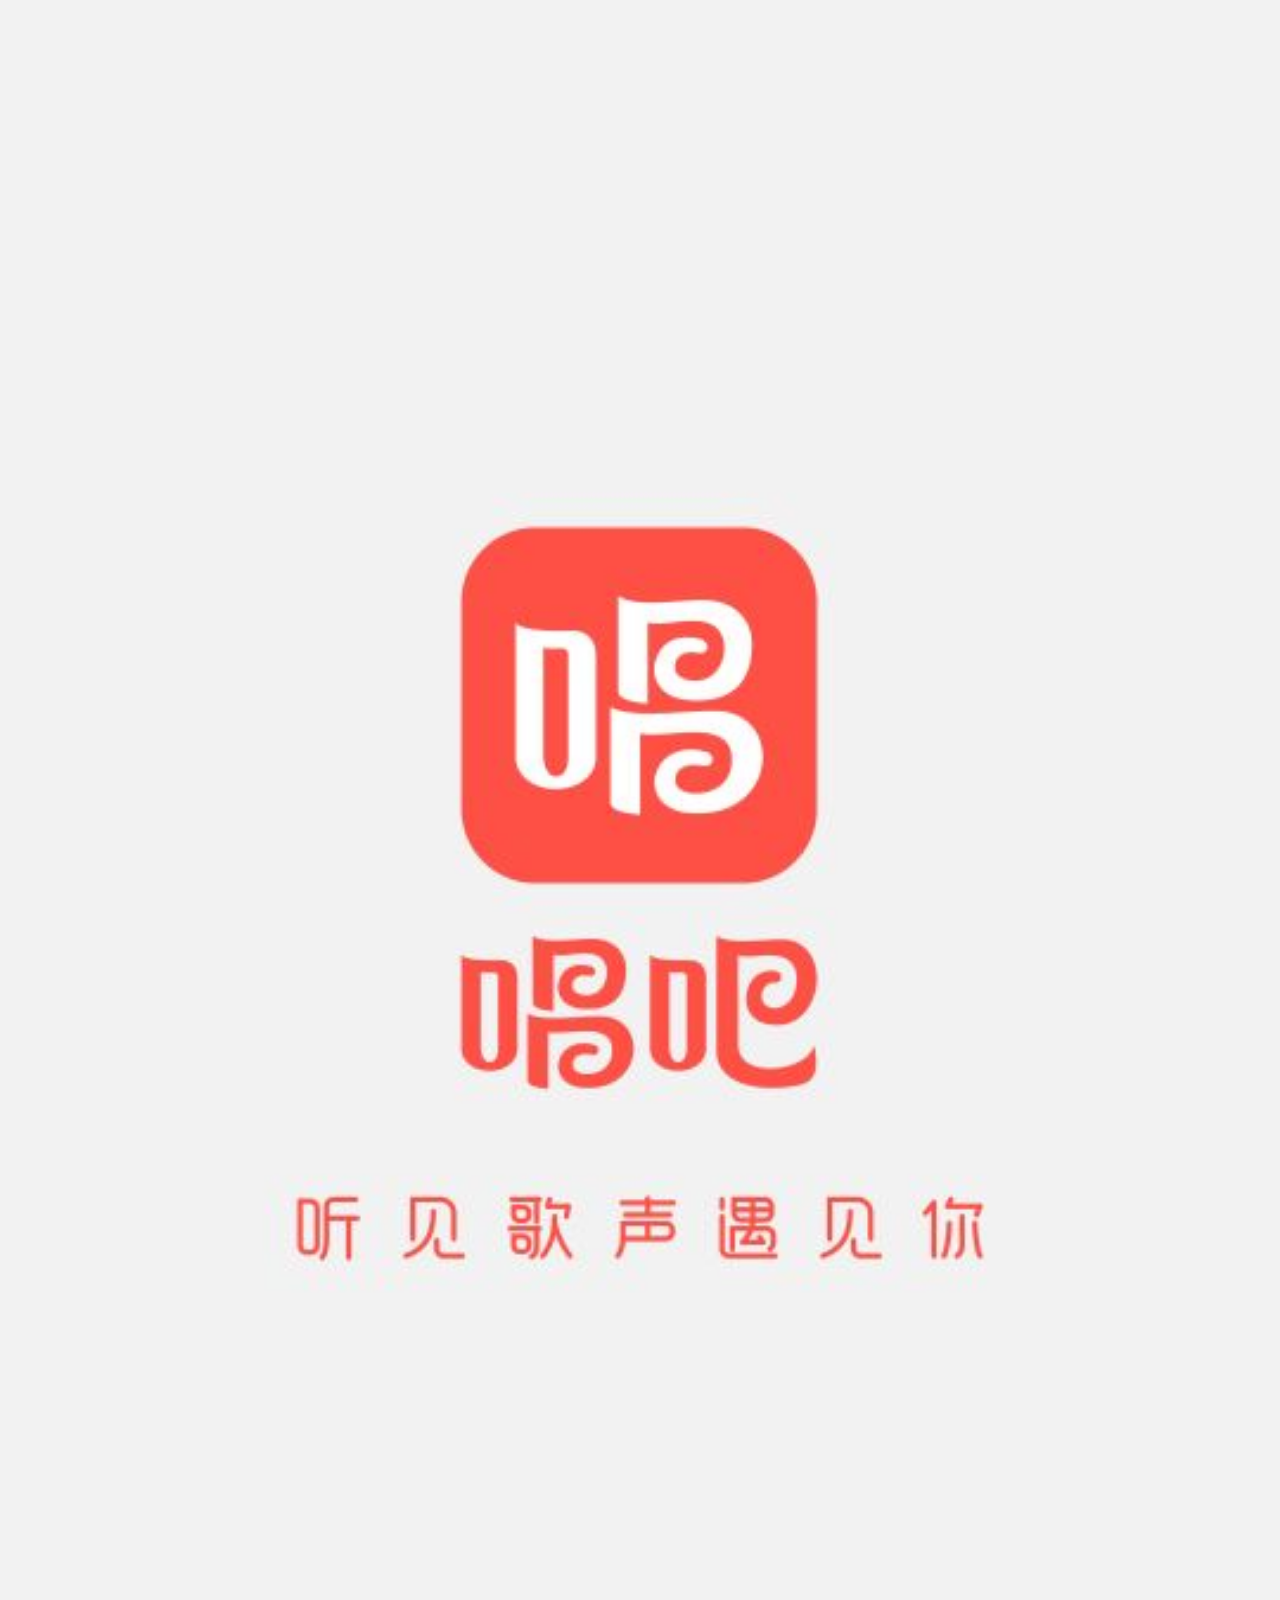
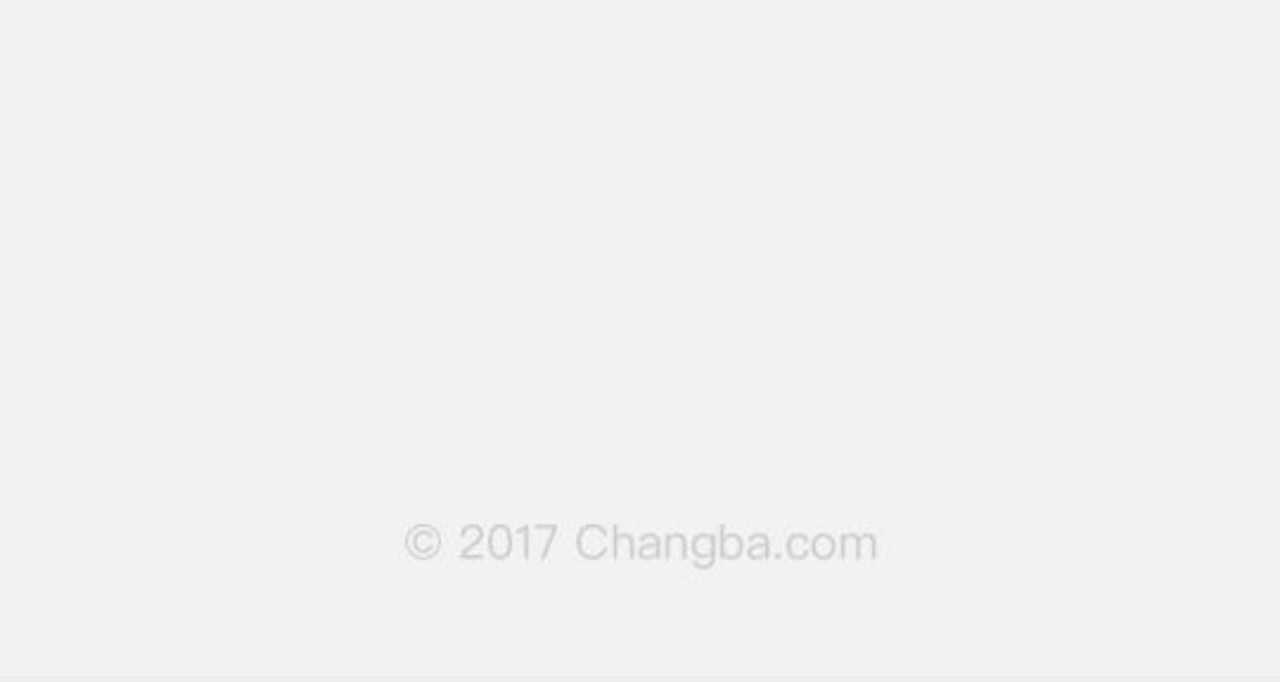
<file: index.html>
<!DOCTYPE html>
<html>
<head>
	<title>index</title>
	<meta charset="utf-8">
	<meta name="viewport" content="width=device-width,minimum-scale=1,maximum-scale=1,initial-scale=1,user-scalable=no" />
	<link rel="stylesheet" type="text/css" href="css/reset.css">
	<link rel="stylesheet" type="text/css" href="css/index.css">
</head>
<body>
<div id="cb">
	<a href="javascript:void">
	    <img src="images/img/cb.jpg">
    </a>
</div>
<div id="ad">
	<a href="javascript:void">
	    <img src="images/img/adc.jpg">
    </a>
	<p id="tg">跳过4</p>
</div>
<header>
	全部动态
	<a href="javascript:void"><span><img src="images/img/add.png"></span></a>
</header>

<section id="section">
	<section class="section1">
		<div class="tit">
			<img src="images/img/new.png" class="fl">
			<div class="xm fl">
				<p class="name">幸运蜡笔</p>
				<span>VIP6</span>
				<p class="zf">转发歌曲</p>
		    </div>
		</div>
		<div class="msg">晚上愉快咯，明天在唱吧发一首新的歌哦，记得来呀，晚安了！</div>
		<div class="con">
			<div class="t">
				<img src="images/img/tx.png">
				<p class="name">幸运蜡笔</p>
			    <span>VIP6</span>
			</div>
			<p class="d">冬天走了，春天来了，在唱一次冬！喜欢的就花花支持吧！其实也不算唱歌就是跟大家一起聊天！可以加我微信0000000000000</p>
			<img src="images/img/pic.png" class="pic">
			<div class="aa">
				<p class="song">冬</p>
				<div class="m">
					<img src="images/img/st.png" class="st">6万
					<img src="images/img/lw.png" class="lw">6863
					<img src="images/img/fx.png" class="zf">541
					<img src="images/img/pl.png" class="pl">5014
				</div>
		    </div>
		</div>
	</section>

	<section class="section2">
		<div class="tit">
			<img src="images/img/new1.png" class="fl">
			<div class="xm fl">
				<p class="name">小俊</p>
				<span>VIP6</span>
				<p class="zf">转发歌曲</p>
		    </div>
		</div>
		<div class="msg">这首歌是去年送给一位阿姨的，一直都锁着，没有视频，你们喜欢这歌吗？</div>
		<div class="con">
			<div class="t">
				<img src="images/img/tx1.png">
				<p class="name">小俊</p>
			    <span>VIP6</span>
			</div>
			<p class="d">我唱的这首歌打败了全国60%的人，快来听听吧！</p>
			<img src="images/img/pic1.png" class="pic">
			<div class="aa">
				<p class="song">时间都去哪儿了</p>
				<div class="m">
					<img src="images/img/st.png" class="st">6万
					<img src="images/img/lw.png" class="lw">6863
					<img src="images/img/fx.png" class="zf">541
					<img src="images/img/pl.png" class="pl">5014
				</div>
		    </div>
		</div>

	</section>

    <section class="section3">
		<div class="tit">
			<img src="images/img/new.png" class="fl">
			<div class="xm fl">
				<p class="name">幸运蜡笔</p>
				<span>VIP6</span>
				<p class="zf">转发歌曲</p>
		    </div>
		</div>
		<div class="msg">晚上愉快咯，今天不直播了，明天继续！</div>
		<div class="con">
			<div class="t">
				<img src="images/img/tx.png">
				<p class="name">幸运蜡笔</p>
			    <span>VIP6</span>
			</div>
			<p class="d">翻唱了首比较热血的歌，从来没有尝试过这种风格的，找了专业的录音设备来唱~小伙伴们多多支持呀!送花花评论转发吧！新浪微博，幸运蜡笔。</p>
			<img src="images/img/pic2.png" class="pic">
			<div class="aa">
				<p class="song">巅峰</p>
				<div class="m">
					<img src="images/img/st.png" class="st">6万
					<img src="images/img/lw.png" class="lw">6863
					<img src="images/img/fx.png" class="zf">541
					<img src="images/img/pl.png" class="pl">5014
				</div>
		    </div>
		</div>
	</section>
</section>

<footer>
	<a href="javascript:void">
		<dl>
			<dt><img src="images/index.jpg" /></dt>
			<dd class="ft_red">动态</dd>
		</dl>
	</a>
	<a href="list.html">
		<dl>
			<dt><img src="images/ft-2.jpg" /></dt>
			<dd>榜单</dd>
		</dl>
	</a>
	<a href="song.html">
		<dl>
			<dt><img src="images/mine-cg.jpg" /></dt>
			<dd>唱歌</dd>
		</dl>
	</a>
	<a href="find.html">
		<dl>
			<dt><img src="images/ft-4.jpg" /></dt>
			<dd>发现</dd>
		</dl>
	</a>
	<a href="mine.html">
		<dl>
			<dt><img src="images/ft-5.jpg" /></dt>
			<dd>我</dd>
		</dl>
	</a>
</footer>
</body>
<script type="text/javascript" src="js/home.js"></script>
</html>
</file>
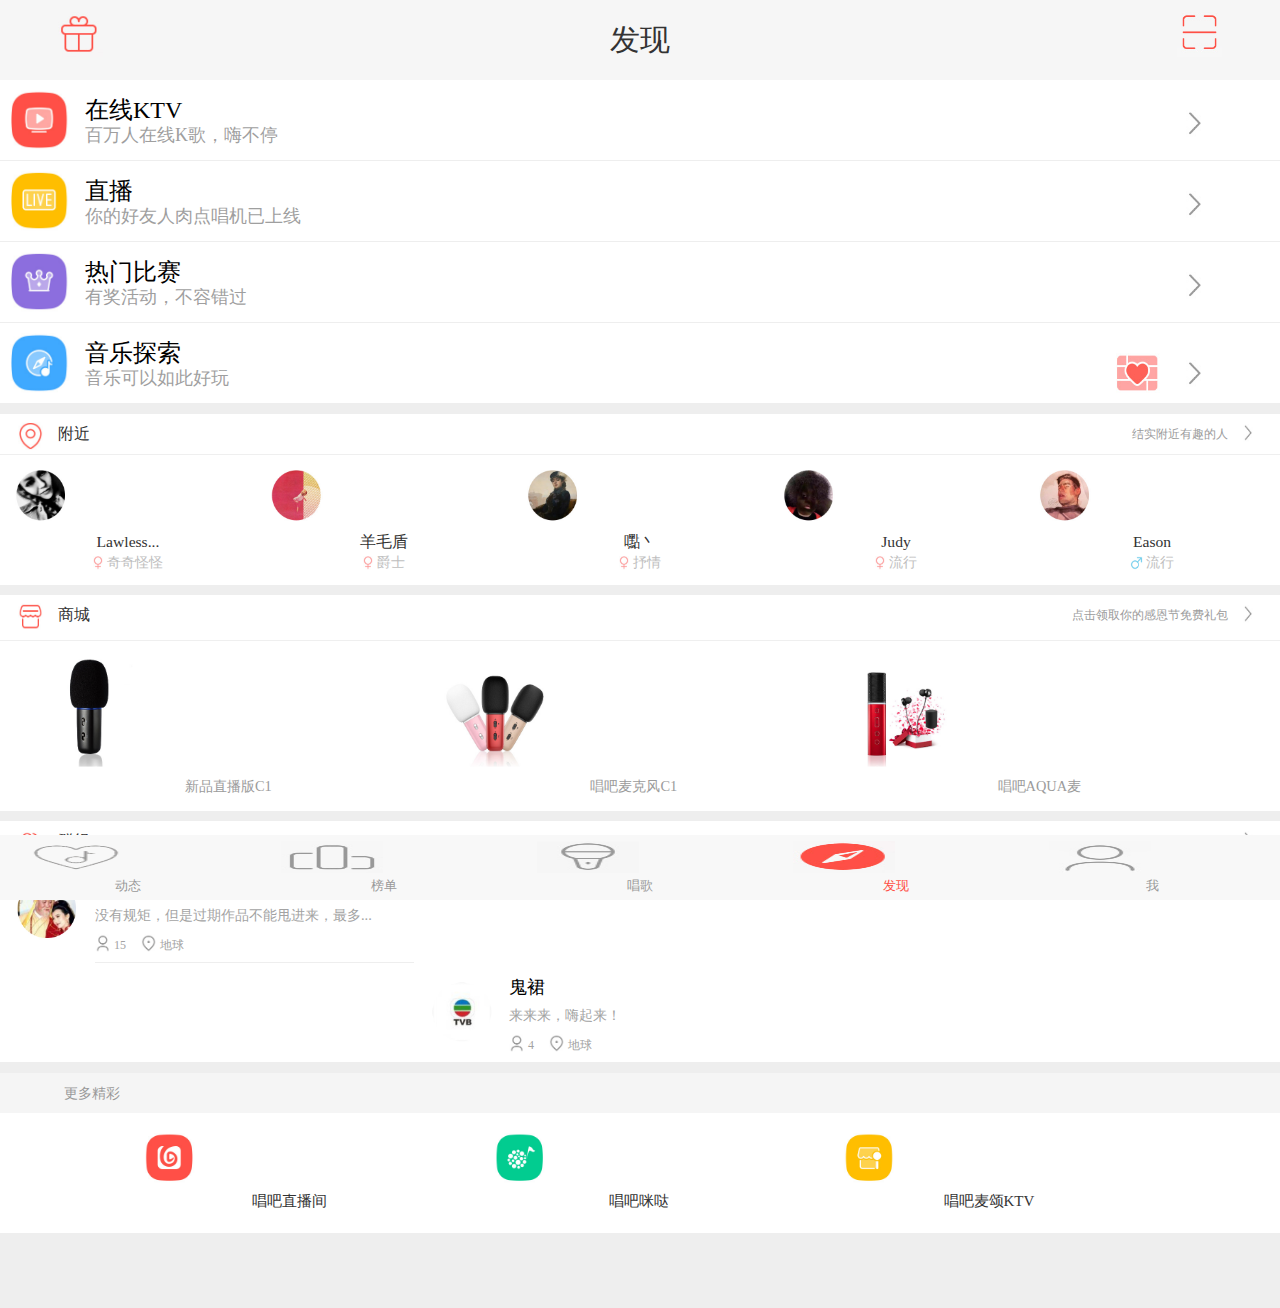
<file: find.html>
<!DOCTYPE html>
<html lang="en">
<head>
	<meta charset="UTF-8">
	<meta name="viewport" content="width=device-width,initial-scale=1, maximum-scale=1, minimum-scale=1, user-scalable=no">
	<title>Document</title>
<link rel="stylesheet" type="text/css" href="css/reset.css">
<link rel="stylesheet" type="text/css" href="css/find.css">
</head>
<body>
<header>
	<a href="javascript:void" class="find_lw"></a>
	发现
	<a href="javascript:void" class="find_ewm"></a>
</header>	
<div id="find_nav">
	<a href="javascript:void">
		<dl class="nav_first">
			<dt class="fl"><img src="images/find-zxktv.jpg" /></dt>
			<dd class="nav_title">在线KTV</dd>
			<dd class="nav_msg">百万人在线K歌，嗨不停</dd>
			<span><img src="images/mine-gt.jpg" class="gt" /></span>
		</dl>
	</a>
	<a href="javascript:void">
		<dl>
			<dt class="fl"><img src="images/find-zb.jpg" /></dt>
			<dd class="nav_title">直播</dd>
			<dd class="nav_msg">你的好友人肉点唱机已上线</dd>
			<span><img src="images/mine-gt.jpg" class="gt" /></span>
		</dl>
	</a>
	<a href="javascript:void">
		<dl>
			<dt class="fl"><img src="images/find-rmbs.jpg" /></dt>
			<dd class="nav_title">热门比赛</dd>
			<dd class="nav_msg">有奖活动，不容错过</dd>
			<span><img src="images/mine-gt.jpg" class="gt" /></span>
		</dl>
	</a>
	<a href="javascript:void">
		<dl>
			<dt class="fl"><img src="images/find-yyts.jpg" /></dt>
			<dd class="nav_title">音乐探索</dd>
			<dd class="nav_msg">音乐可以如此好玩</dd>
			<span><img src="images/find-yyts-x.jpg" class="x" /><img src="images/mine-gt.jpg" class="gt" /></span>
		</dl>
	</a>
</div>
<div id="person">
	<div class="per_title">
		<a href="javascript:void">
		<dl>
			<dt class="fl"><img src="images/find-fj.jpg" /></dt>
			<dd class="fl tit_fj">附近</dd>
			<dd class="fr">结实附近有趣的人<img src="images/mine-gt.jpg" class="gt" /></dd>
		</dl>
		</a>
	</div>
	<div class="per_head">
		<dl>
			<dt><a href="javascript:void"><img src="images/find-head.jpg" /></a></dt>
			<dd class="head_name">Lawless...</dd>
			<dd class="head_style"><img src="images/find-girl.jpg" /> 奇奇怪怪</dd>
		</dl>
		<dl>
			<dt><a href="javascript:void"><img src="images/find-head1.jpg" /></a></dt>
			<dd class="head_name">羊毛盾</dd>
			<dd class="head_style"><img src="images/find-girl.jpg" /> 爵士</dd>
		</dl>
		<dl>
			<dt><a href="javascript:void"><img src="images/find-head2.jpg" /></a></dt>
			<dd class="head_name">嚸丶</dd>
			<dd class="head_style"><img src="images/find-girl.jpg" /> 抒情</dd>
		</dl>
		<dl>
			<dt><a href="javascript:void"><img src="images/find-head3.jpg" /></a></dt>
			<dd class="head_name">Judy</dd>
			<dd class="head_style"><img src="images/find-girl.jpg" /> 流行</dd>
		</dl>
		<dl>
			<dt><a href="javascript:void"><img src="images/find-head4.jpg" /></a></dt>
			<dd class="head_name">Eason</dd>
			<dd class="head_style head_last"><img src="images/find-boy.jpg" /> 流行</dd>
		</dl>
	</div>
</div>

<div id="shop">
	<div class="per_title">
	<a href="javascript:void">
		<dl>
			<dt class="fl"><img src="images/find-sc.jpg" /></dt>
			<dd class="fl tit_fj">商城</dd>
			<dd class="fr">点击领取你的感恩节免费礼包<img src="images/mine-gt.jpg" class="gt" /></dd>
		</dl>
	</a>
	</div>
	<div class="shop_list">
		<a href="javascript:void">
		<dl>
			<dt><img src="images/find-mic1.jpg" /></dt>
			<dd>新品直播版C1</dd>
		</dl>
		</a>
		<a href="javascript:void">
		<dl>
			<dt><img src="images/find-mic2.jpg" /></dt>
			<dd>唱吧麦克风C1</dd>
		</dl>
		</a>
		<a href="javascript:void">
		<dl>
			<dt><img src="images/find-mic3.jpg" /></dt>
			<dd>唱吧AQUA麦</dd>
		</dl>
		</a>
	</div>
</div>
<div id="qun">
	<div class="per_title">
	<a href="javascript:void">
		<dl>
			<dt class="fl"><img src="images/find-qz.jpg" /></dt>
			<dd class="fl tit_fj">群组</dd>
			<dd class="fr">在线嗨聊，急速入群<img src="images/mine-gt.jpg" class="gt" /></dd>
		</dl>
	</a>
	</div>
	<div class="qun_list">
		<div class="list_name">
			<a href="javascript:void">
				<ul class="list_head"><img src="images/find-qz-h1.jpg" /></ul>
				<ul class="list_msg">
					<li class="msg_name">雨中飘荡的回忆</li>
					<li class="msg_msg">没有规矩，但是过期作品不能甩进来，最多...</li>
					<li class="msg_inner"><img src="images/find-list-num.jpg"  class="pic_l" /> 15<img src="images/find-list-sit.jpg"  class="pic_r"/> 地球</li>
				</ul>
			</a>
		</div>
		<div class="list_name">
			<a href="javascript:void">
				<ul class="list_head"><img src="images/find-qz-h2.jpg" /></ul>
				<ul class="list_msg">
					<li class="msg_name">鬼裙</li>
					<li class="msg_msg">来来来，嗨起来！</li>
					<li class="msg_inner"><img src="images/find-list-num.jpg"  class="pic_l" /> 4<img src="images/find-list-sit.jpg"  class="pic_r"/> 地球</li>
				</ul>
			</a>
		</div>
	</div>
</div>
<div class="clear"></div>
<div id="more">
	<a href="javascript:void" class="more_title">更多精彩</a>
	<div class="more_list">
		<div class="list_list">
			<a href="javascript:void">
			<dl>
				<dt><img src="images/find-cbzbj.jpg" /></dt>
				<dd>唱吧直播间</dd>
			</dl>
			</a>
			<a href="javascript:void">	
			<dl>
				<dt><img src="images/find-cbmd.jpg" /></dt>
				<dd>唱吧咪哒</dd>
			</dl>
			</a>
			<a href="javascript:void">
			<dl>
				<dt><img src="images/find-cbmsktv.jpg" /></dt>
				<dd>唱吧麦颂KTV</dd>
			</dl>
			</a>
		</div>
	</div>
</div>


<footer>
	<a href="index.html">
		<dl>
			<dt><img src="images/ft-1.png" /></dt>
			<dd>动态</dd>
		</dl>
	</a>
	<a href="list.html">
		<dl>
			<dt><img src="images/ft-2.jpg" /></dt>
			<dd>榜单</dd>
		</dl>
	</a>
	<a href="song.html">
		<dl>
			<dt><img src="images/mine-cg.jpg" /></dt>
			<dd>唱歌</dd>
		</dl>
	</a>
	<a href="javascript:void">
		<dl>
			<dt><img src="images/find.jpg" /></dt>
			<dd class="ft_red">发现</dd>
		</dl>
	</a>
	<a href="mine.html">
		<dl>
			<dt><img src="images/ft-5.jpg" /></dt>
			<dd>我</dd>
		</dl>
	</a>
</footer>
</body>
</html>
</file>
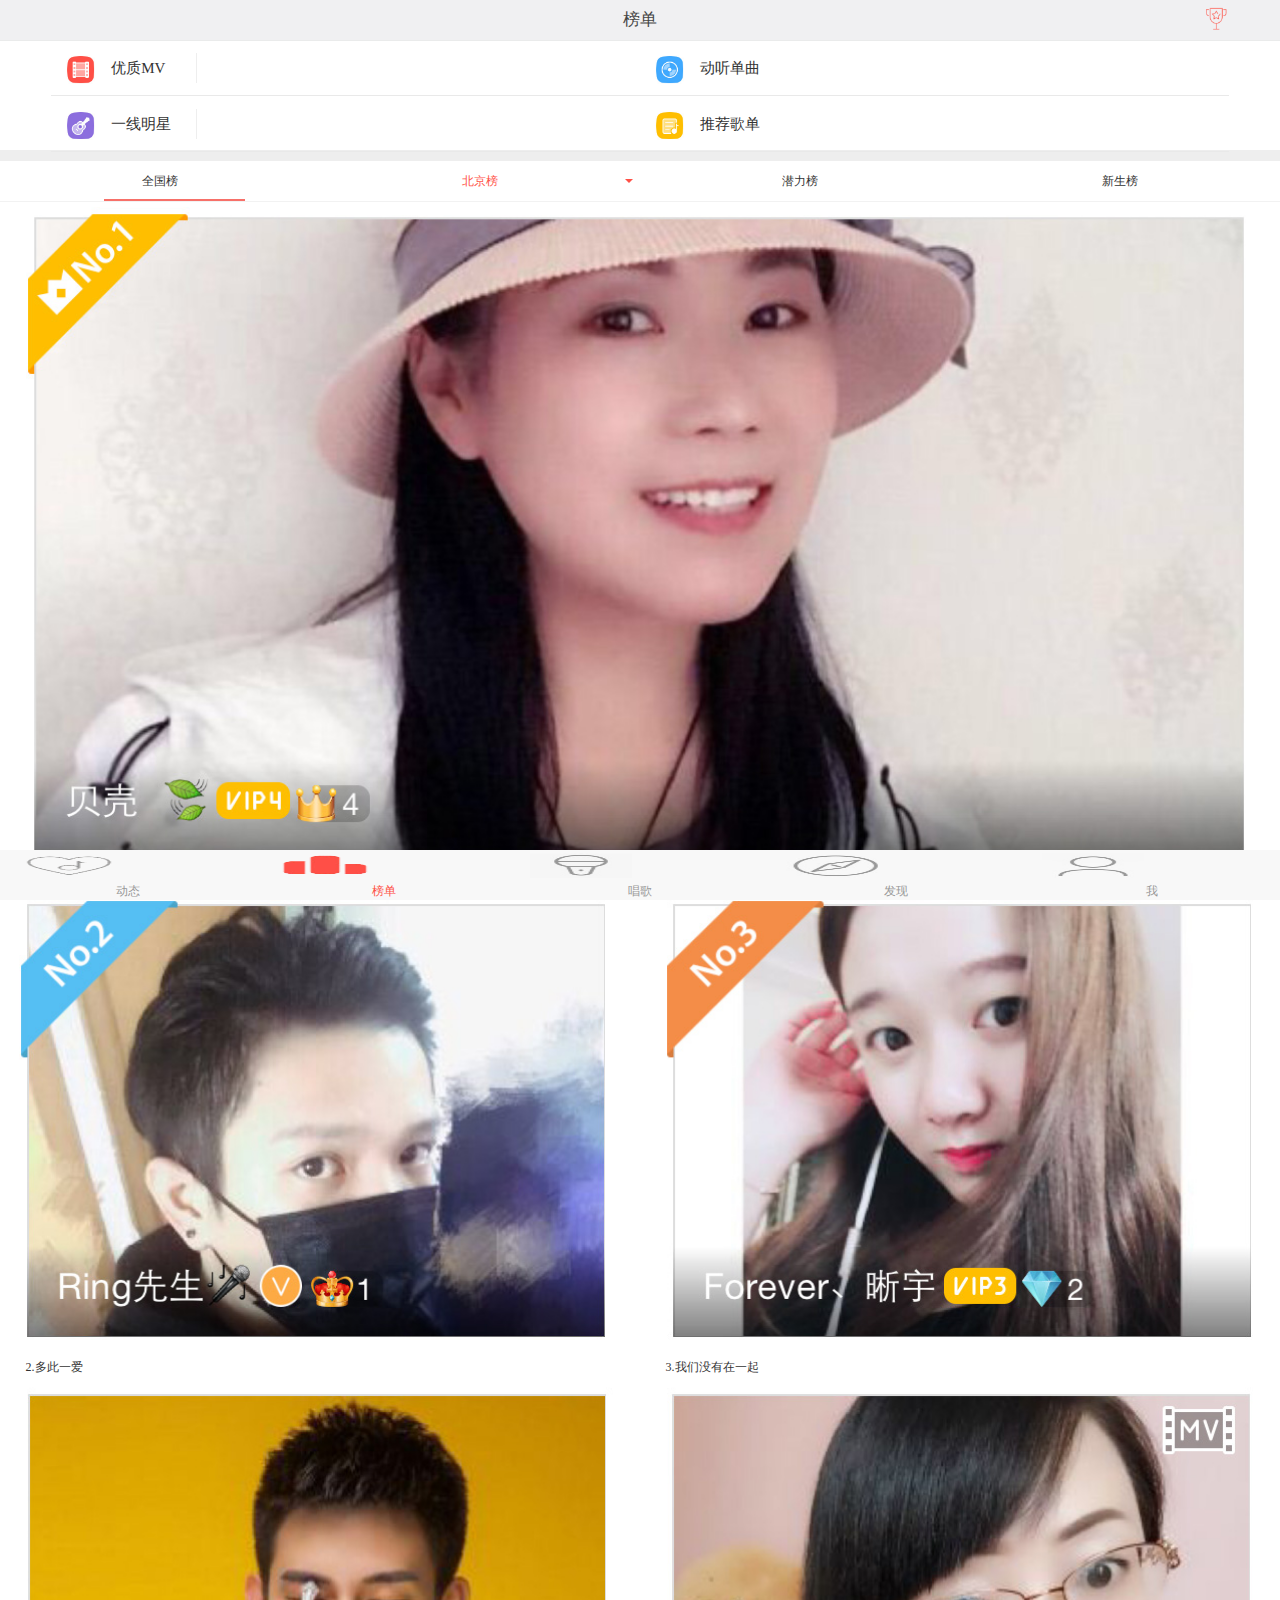
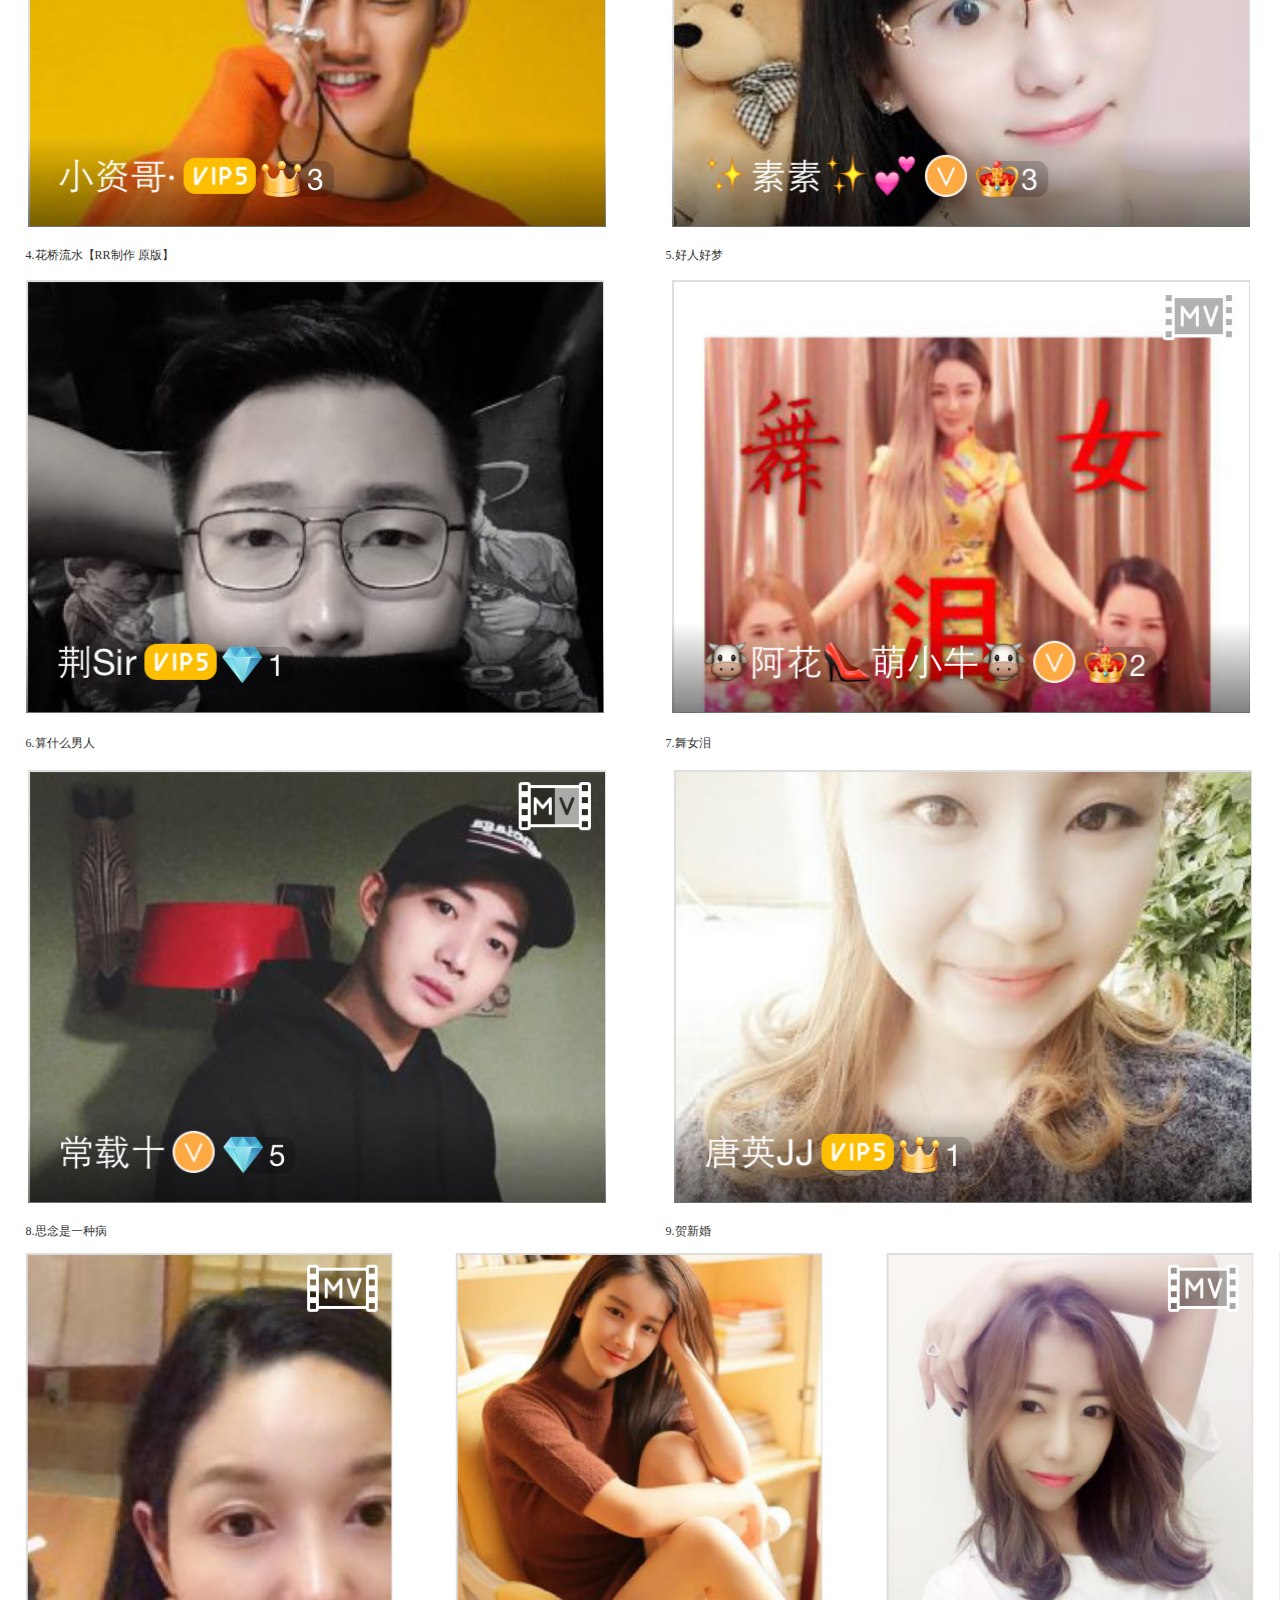
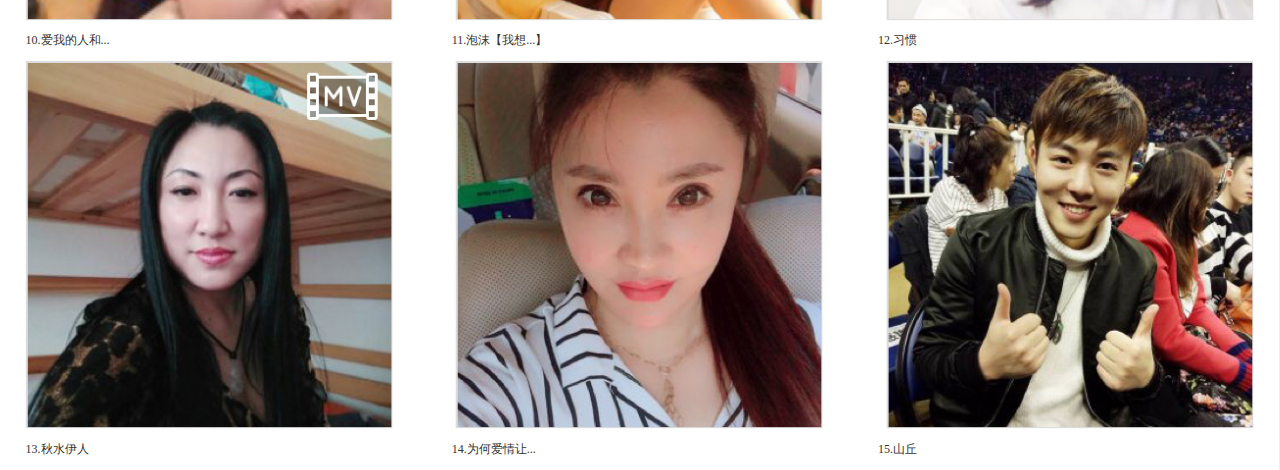
<file: list.html>
<!DOCTYPE html>
<html lang="en">
<head>
	<meta charset="UTF-8">
	<meta name="viewport" content="width=device-width,initial-scale=1, maximum-scale=1, minimum-scale=1, user-scalable=no">
	<title>Document</title>
<link rel="stylesheet" type="text/css" href="css/reset.css">
<link rel="stylesheet" type="text/css" href="css/list.css">
<script type="text/javascript" src="js/list.js"></script>
</head>
<body>
<header>
	榜单
	<span><img src="images/list-jb.png" /></span>
</header>
<div id="nav">
	<ul class="nav_up">
		<a href="javascript:void">
		<dl>
			<dt class="fl"><img src="images/list-yzmv.jpg" /></dt>
			<dd class="fl nav_l">优质MV</dd>
		</dl>
		</a>
		<a href="javascript:void">
		<dl>
			<dt class="fl"><img src="images/list-dtdq.jpg" /></dt>
			<dd class="fl">动听单曲</dd>
		</dl>
		</a>
	</ul>
	<ul class="nav_up">
		<a href="javascript:void">
		<dl>
			<dt class="fl"><img src="images/list-yxmx.jpg" /></dt>
			<dd class="fl nav_l">一线明星</dd>
		</dl>
		</a>
		<a href="javascript:void">
		<dl>
			<dt class="fl"><img src="images/list-tjgd.jpg" /></dt>
			<dd class="fl">推荐歌单</dd>
		</dl>
		</a>
	</ul>
</div>

<div class="clear"></div>

<div id="content">
	<div class="cont_nav">
		<ul>
			<a href="javascript:void">全国榜</a>
			<a href="javascript:void" class="nav_red">北京榜<p class="sanj"></p></a>
			<a href="javascript:void">潜力榜</a>
			<a href="javascript:void">新生榜</a>
			<span class="nav_line"></span>
		</ul>
	</div>
	<div class="cont_list">
		<a href="javascript:void">
			<dl class="one">
				<dt><img src="images/list-1.jpg" /></dt>
				<dd>1.跟你一辈子【露天专属】</dd>
			</dl>
		</a>
		<a href="javascript:void">
			<dl class="twoNine">
				<dt><img src="images/list-2.jpg" /></dt>
				<dd>2.多此一爱</dd>
			</dl>
		</a>
		<a href="javascript:void">
			<dl class="twoNine">
				<dt><img src="images/list-3.jpg" /></dt>
				<dd>3.我们没有在一起</dd>
			</dl>
		</a>
		<a href="javascript:void">
			<dl class="twoNine">
				<dt><img src="images/list-4.jpg" /></dt>
				<dd>4.花桥流水【RR制作 原版】</dd>
			</dl>
		</a>
		<a href="javascript:void">
			<dl class="twoNine">
				<dt><img src="images/list-5.jpg" /></dt>
				<dd>5.好人好梦</dd>
			</dl>
		</a>
		<a href="javascript:void">
			<dl class="twoNine">
				<dt><img src="images/list-6.jpg" /></dt>
				<dd>6.算什么男人</dd>
			</dl>
		</a>
		<a href="javascript:void">
			<dl class="twoNine">
				<dt><img src="images/list-7.jpg" /></dt>
				<dd>7.舞女泪</dd>
			</dl>
		</a>
		<a href="javascript:void">
			<dl class="twoNine">
				<dt><img src="images/list-8.jpg" /></dt>
				<dd>8.思念是一种病</dd>
			</dl>
		</a>
		<a href="javascript:void">
			<dl class="twoNine">
				<dt><img src="images/list-9.jpg" /></dt>
				<dd>9.贺新婚</dd>
			</dl>
		</a>


		<a href="javascript:void">
			<dl class="tenFive">
				<dt><img src="images/list-10.jpg" /></dt>
				<dd>10.爱我的人和...</dd>
			</dl>
		</a>
		<a href="javascript:void">
			<dl class="tenFive">
				<dt><img src="images/list-11.jpg" /></dt>
				<dd>11.泡沫【我想...】</dd>
			</dl>
		</a>
		<a href="javascript:void">
			<dl class="tenFive">
				<dt><img src="images/list-12.jpg" /></dt>
				<dd>12.习惯</dd>
			</dl>
		</a>
		<a href="javascript:void">
			<dl class="tenFive">
				<dt><img src="images/list-13.jpg" /></dt>
				<dd>13.秋水伊人</dd>
			</dl>
		</a>
		<a href="javascript:void">
			<dl class="tenFive">
				<dt><img src="images/list-14.jpg" /></dt>
				<dd>14.为何爱情让...</dd>
			</dl>
		</a>
		<a href="javascript:void">
			<dl class="tenFive">
				<dt><img src="images/list-15.jpg" /></dt>
				<dd>15.山丘</dd>
			</dl>
		</a>
	</div>
</div>















<footer>
	<a href="index.html">
		<dl>
			<dt><img src="images/ft-1.png" /></dt>
			<dd>动态</dd>
		</dl>
	</a>
	<a href="javascript:void">
		<dl>
			<dt><img src="images/list.png" /></dt>
			<dd class="ft_red">榜单</dd>
		</dl>
	</a>
	<a href="song.html">
		<dl>
			<dt><img src="images/mine-cg.jpg" /></dt>
			<dd>唱歌</dd>
		</dl>
	</a>
	<a href="find.html">
		<dl>
			<dt><img src="images/ft-4.jpg" /></dt>
			<dd>发现</dd>
		</dl>
	</a>
	<a href="mine.html">
		<dl>
			<dt><img src="images/ft-5.jpg" /></dt>
			<dd>我</dd>
		</dl>
	</a>
</footer>
</body>
</html>
</file>
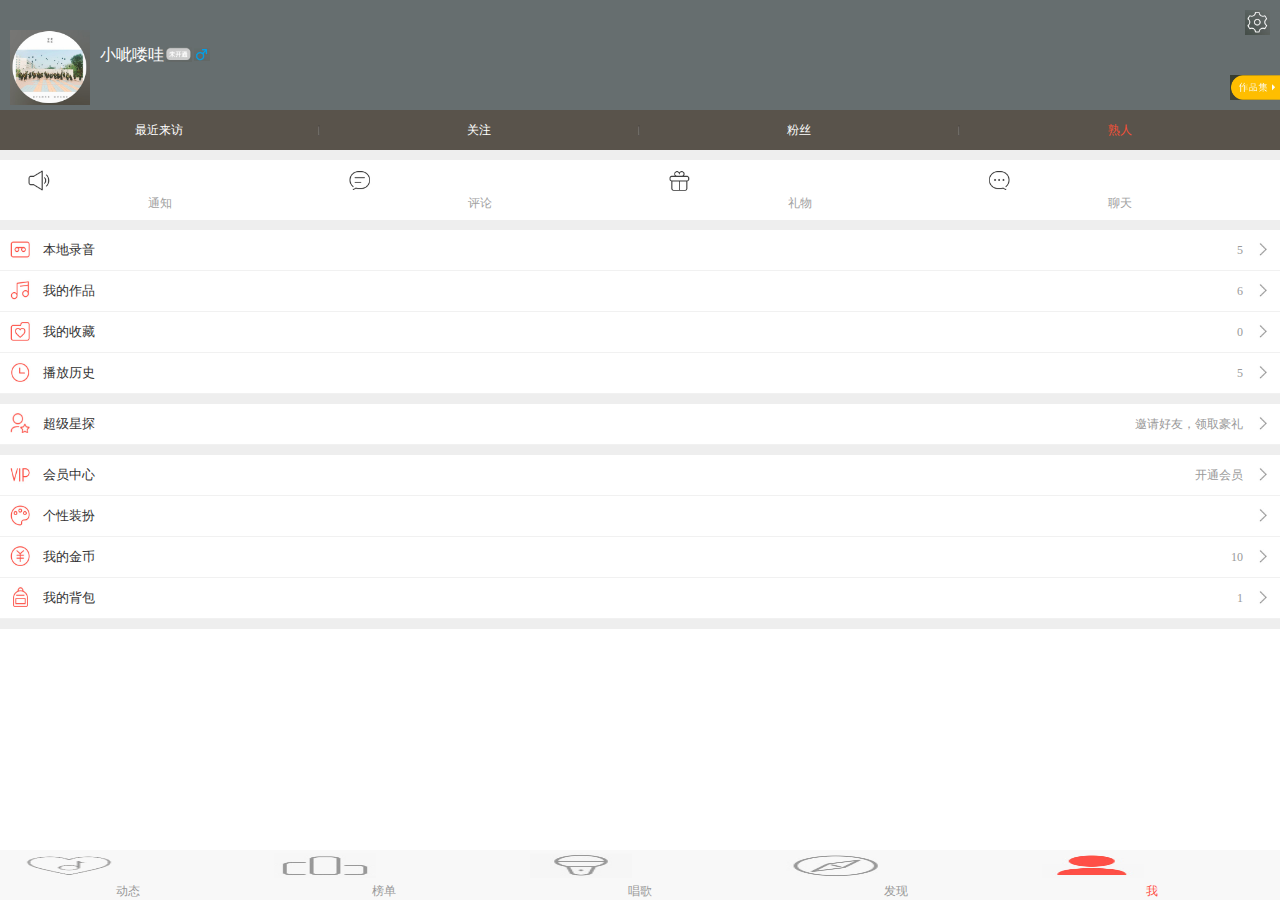
<file: mine.html>
<!DOCTYPE html>
<html lang="en">
<head>
	<meta charset="UTF-8">
	<meta name="viewport" content="width=device-width,initial-scale=1, maximum-scale=1, minimum-scale=1, user-scalable=no">
	<title>Document</title>
	<link rel="stylesheet" type="text/css" href="css/reset.css">
	<link rel="stylesheet" type="text/css" href="css/mine.css">
</head>
<body>
<header>
	<a href="javascript:void" class="head_sz"></a>
	<dl>
		<dt class="fl"><a href="javascript:void"><img src="images/mine-head.jpg" /></a></dt>
		<dd class="fl">小呲喽哇<img src="images/mine-wkt.jpg" class="wkt" /><img src="images/mine-boy.jpg" class="boy" /></dd>
	</dl>
	<a href="javascript:void" class="head_zpj"></a>
	<div class="head_nav">
		<ul>
			<li><a href="javascript:void">最近来访</a><img src="images/mine-_.jpg" /></li>
			<li><a href="javascript:void">关注</a><img src="images/mine-_.jpg" /></li>
			<li><a href="javascript:void">粉丝</a><img src="images/mine-_.jpg" /></li>
			<li><a href="javascript:void" style="color:#F75037;">熟人</a></li>
		</ul>
	</div>
</header>	

<div class="clear"></div>

<div id="content">
	<div class="cont_bg"></div>
	<div class="cont_nav">
		<a href="javascript:void">
			<dl>
				<dt><img src="images/mine-tz.jpg" /></dt>
				<dd>通知</dd>
			</dl>
		</a>
		<a href="javascript:void">
			<dl>
				<dt><img src="images/mine-pl.jpg" /></dt>
				<dd>评论</dd>
			</dl>
		</a>
		<a href="javascript:void">
			<dl>
				<dt><img src="images/mine-lu.jpg" /></dt>
				<dd>礼物</dd>
			</dl>
		</a>
		<a href="javascript:void">
			<dl>
				<dt><img src="images/mine-lt.jpg" /></dt>
				<dd>聊天</dd>
			</dl>
		</a>
	</div>
	<div class="cont_bg"></div>
	<div class="cont_list">
		<dl>
			<dt class="fl"><img src="images/mine-bdly.jpg" /></dt>
			<dd class="fl name">本地录音</dd>
			<dd class="fr num"><span>5</span><a href="javascript:void"><img src="images/mine-gt.jpg" class="gt" /></a></dd>
		</dl>
		<dl>
			<dt class="fl"><img src="images/mine-wdzp.jpg" /></dt>
			<dd class="fl name">我的作品</dd>
			<dd class="fr num"><span>6</span><a href="javascript:void"><img src="images/mine-gt.jpg" class="gt" /></a></dd>
		</dl>
		<dl>
			<dt class="fl"><img src="images/mine-wdsc.jpg" /></dt>
			<dd class="fl name">我的收藏</dd>
			<dd class="fr num"><span>0</span><a href="javascript:void"><img src="images/mine-gt.jpg" class="gt" /></a></dd>
		</dl>
		<dl>
			<dt class="fl"><img src="images/mine-bfls.jpg" /></dt>
			<dd class="fl name">播放历史</dd>
			<dd class="fr num"><span>5</span><a href="javascript:void"><img src="images/mine-gt.jpg" class="gt" /></a></dd>
		</dl>
		<div class="cont_bg"></div>
		<dl>
			<dt class="fl"><img src="images/mine-cjxt.jpg" /></dt>
			<dd class="fl name">超级星探</dd>
			<dd class="fr num" style="width:140px;"><span>邀请好友，领取豪礼</span><a href="javascript:void"><img src="images/mine-gt.jpg" class="gt" /></a></dd>
		</dl>
		<div class="cont_bg"></div>
		<dl>
			<dt class="fl"><img src="images/mine-hyzx.jpg" /></dt>
			<dd class="fl name">会员中心</dd>
			<dd class="fr num" style="width:80px;"><span>开通会员</span><a href="javascript:void"><img src="images/mine-gt.jpg" class="gt" /></a></dd>
		</dl>
		<dl>
			<dt class="fl"><img src="images/mine-gxzb.jpg" /></dt>
			<dd class="fl name">个性装扮</dd>
			<dd class="fr num"><a href="javascript:void"><img src="images/mine-gt.jpg" class="gt" /></a></dd>
		</dl>
		<dl>
			<dt class="fl"><img src="images/mine-wdjb.jpg" /></dt>
			<dd class="fl name">我的金币</dd>
			<dd class="fr num"><span>10</span><a href="javascript:void"><img src="images/mine-gt.jpg" class="gt" /></a></dd>
		</dl>
		<dl>
			<dt class="fl"><img src="images/mine-wdbb.jpg" /></dt>
			<dd class="fl name">我的背包</dd>
			<dd class="fr num"><span>1</span><a href="javascript:void"><img src="images/mine-gt.jpg" class="gt" /></a></dd>
		</dl>
		<div class="cont_bg" style="margin-bottom:50px;"></div>
	</div>
</div>
<footer>
	<a href="index.html">
		<dl>
			<dt><img src="images/ft-1.png" /></dt>
			<dd>动态</dd>
		</dl>
	</a>
	<a href="list.html">
		<dl>
			<dt><img src="images/ft-2.jpg" /></dt>
			<dd>榜单</dd>
		</dl>
	</a>
	<a href="song.html">
		<dl>
			<dt><img src="images/mine-cg.jpg" /></dt>
			<dd>唱歌</dd>
		</dl>
	</a>
	<a href="find.html">
		<dl>
			<dt><img src="images/ft-4.jpg" /></dt>
			<dd>发现</dd>
		</dl>
	</a>
	<a href="javascript:void">
		<dl>
			<dt><img src="images/mine-me.jpg" /></dt>
			<dd class="ft_red">我</dd>
		</dl>
	</a>
</footer>

</body>
</html>
</file>
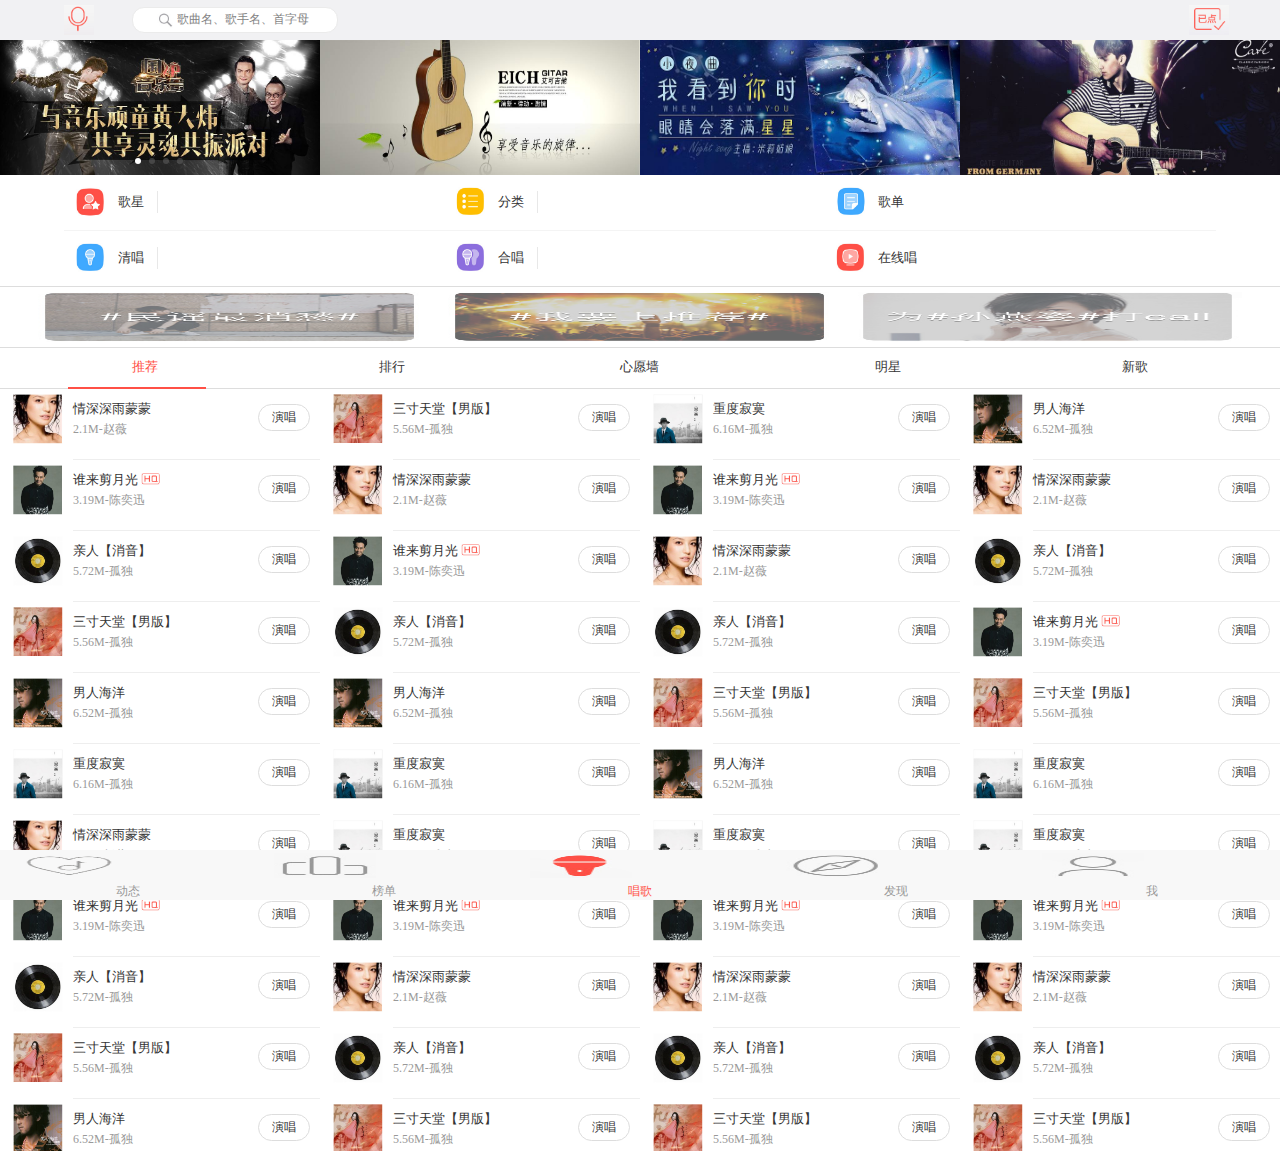
<file: song.html>
<!DOCTYPE html>
<html lang="en">
<head>
	<meta charset="UTF-8">
	<meta name="viewport" content="width=device-width,initial-scale=1, maximum-scale=1, minimum-scale=1, user-scalable=no">
	<title>Document</title>
<link rel="stylesheet" type="text/css" href="css/reset.css">
<link rel="stylesheet" type="text/css" href="css/song.css">
<script type="text/javascript" src="js/song.js"></script>
</head>
<body>
<div id="mask_r">
	<div class="mask_head">
		<a href="javascript:void" id="lt"></a>
		已点歌曲
	</div>
	<div class="mask_banz">
		<a href="javascript:void">导入本地伴奏</a>
	</div>
	<div class="mask_list">
		<ul>
			<dl class="pic">
				<dt><a href="javascript:void"><img src="images/mask_f.jpg" /></a></dt>
			</dl>
			<a href="javascript:void">
			<dl class="text">
				<dd class="txt_up">枫 <img src="images/list-hq.jpg" class="hq" /></dd>
				<dd class="txt_dw">4.21M-周杰伦</dd>
				<a href="javascript:void"><p>演唱</p></a>
			</dl>
			</a>
		</ul>
		<ul>
			<dl class="pic">
				<dt><a href="javascript:void"><img src="images/mask_ydyrx.jpg" /></a></dt>
			</dl>
			<a href="javascript:void">
			<dl class="text">
				<dd class="txt_up">愿得一人心 <img src="images/list-hq.jpg" class="hq" /></dd>
				<dd class="txt_dw">4.3M-国语-李行亮</dd>
				<a href="javascript:void"><p>演唱</p></a>
			</dl>
			</a>
		</ul>
		<ul>
			<dl class="pic">
				<dt><a href="javascript:void"><img src="images/mask_wmdg.jpg" /></a></dt>
			</dl>
			<a href="javascript:void">
			<dl class="text">
				<dd class="txt_up">我们的歌 <img src="images/list-hq.jpg" class="hq" /></dd>
				<dd class="txt_dw">3.76M-国语-王力宏</dd>
				<a href="javascript:void"><p>演唱</p></a>
			</dl>
			</a>
		</ul>
		<ul>
			<dl class="pic">
				<dt><a href="javascript:void"><img src="images/mask_kbkywj.jpg" /></a></dt>
			</dl>
			<a href="javascript:void">
			<dl class="text">
				<dd class="txt_up">可不可以忘记</dd>
				<dd class="txt_dw">3.38M-王栎鑫</dd>
				<a href="javascript:void"><p>演唱</p></a>
			</dl>
			</a>
		</ul>
		<ul>
			<dl class="pic">
				<dt><a href="javascript:void"><img src="images/mask_xxy.jpg" /></a></dt>
			</dl>
			<a href="javascript:void">
			<dl class="text">
				<dd class="txt_up">小幸运【男版D】</dd>
				<dd class="txt_dw">4.05M-田馥甄</dd>
				<a href="javascript:void"><p>演唱</p></a>
			</dl>
			</a>
		</ul>
		<ul>
			<dl class="pic">
				<dt><a href="javascript:void"><img src="images/mask_yndkl.jpg" /></a></dt>
			</dl>
			<a href="javascript:void">
			<dl class="text">
				<dd class="txt_up">有你的快乐【男生版（皇上）】</dd>
				<dd class="txt_dw">2.93M-王若琳</dd>
				<a href="javascript:void"><p>演唱</p></a>
			</dl>
			</a>
		</ul>
		<ul>
			<dl class="pic">
				<dt><a href="javascript:void"><img src="images/mask_bjehp.jpg" /></a></dt>
			</dl>
			<a href="javascript:void">
			<dl class="text">
				<dd class="txt_up">贝加尔湖畔</dd>
				<dd class="txt_dw">4.49M-李建</dd>
				<a href="javascript:void"><p>演唱</p></a>
			</dl>
			</a>
		</ul>
		<ul>
			<dl class="pic">
				<dt><a href="javascript:void"><img src="images/mask_ssjs.jpg" /></a></dt>
			</dl>
			<a href="javascript:void">
			<dl class="text">
				<dd class="txt_up">说散就散【男版】</dd>
				<dd class="txt_dw">8.35M-孤独</dd>
				<a href="javascript:void"><p>演唱</p></a>
			</dl>
			</a>
		</ul>
		<ul>
			<dl class="pic">
				<dt><a href="javascript:void"><img src="images/mask_yxr.jpg" /></a></dt>
			</dl>
			<a href="javascript:void">
			<dl class="text">
				<dd class="txt_up">异乡人</dd>
				<dd class="txt_dw">3.49M-国语-李建</dd>
				<a href="javascript:void"><p>演唱</p></a>
			</dl>
			</a>
		</ul>
		<ul>
			<dl class="pic">
				<dt><a href="javascript:void"><img src="images/mask_ggh.jpg" /></a></dt>
			</dl>
			<a href="javascript:void">
			<dl class="text">
				<dd class="txt_up">刚刚好</dd>
				<dd class="txt_dw">3.82M-薛之谦</dd>
				<a href="javascript:void"><p>演唱</p></a>
			</dl>
			</a>
		</ul>
		<ul>
			<dl class="pic">
				<dt><a href="javascript:void"><img src="images/mask_gdxs.jpg" /></a></dt>
			</dl>
			<a href="javascript:void">
			<dl class="text">
				<dd class="txt_up">孤单心事【男版】</dd>
				<dd class="txt_dw">4.07M-蓝又时</dd>
				<a href="javascript:void"><p>演唱</p></a>
			</dl>
			</a>
		</ul>
	</div>
</div>
<div id="mask_l">
<header>
	<a href="javascript:void" class="mic fl"></a>
	<li class="serch fl"><a href="javascript:void"></a><input type="text" placeholder="歌曲名、歌手名、首字母" /></li>
	<a href="javascript:void" class="dian fr" id="dian"></a>
</header>

<div id="banner">
	<ul>
		<li><a href="javascript:void"><img src="images/banner1.jpg" /></a></li>
		<li><a href="javascript:void"><img src="images/banner2.jpg" /></a></li>
		<li><a href="javascript:void"><img src="images/banner3.jpg" /></a></li>
		<li><a href="javascript:void"><img src="images/banner4.jpg" /></a></li>
		
	</ul>
	<p>
		<span class="white"></span>
		<span></span>
		<span></span>
		<span></span>
	</p>
</div>	



<div id="content">
	<div class="list">
		<ul class="list_up">
			<a href="javascript:void"><dl class="fl">
				<dt class="fl"><img src="images/song-star.jpg" /></dt>
				<dd class="fl">歌星</dd>
			</dl></a>
			<a href="javascript:void"><dl class="fl">
				<dt class="fl"><img src="images/song-lei.jpg" /></dt>
				<dd class="fl">分类</dd>
			</dl></a>
			<a href="javascript:void"><dl class="fl">
				<dt class="fl"><img src="images/song-list.jpg" /></dt>
				<dd class="fl list_bor">歌单</dd>
			</dl></a>
		</ul>
		<ul>
			<a href="javascript:void"><dl class="fl">
				<dt class="fl"><img src="images/song-qing.jpg" /></dt>
				<dd class="fl">清唱</dd>
			</dl></a>
			<a href="javascript:void"><dl class="fl">
				<dt class="fl"><img src="images/song-he.jpg" /></dt>
				<dd class="fl">合唱</dd>
			</dl></a>
			<a href="javascript:void"><dl class="fl">
				<dt class="fl"><img src="images/song-xian.jpg" /></dt>
				<dd class="fl list_bor">在线唱</dd>
			</dl></a>
		</ul>
	</div>
	<div class="ad">
		<a href="javascript:void" class="adFirst"><img src="images/song-my.jpg" /></a>
		<a href="javascript:void"><img src="images/song-tj.jpg" /></a>
		<a href="javascript:void"><img src="images/song-call.jpg" /></a>
	</div>
	<div class="nav">
		<ul>
			<li class="navFirst"><a href="javascript:void" class="red">推荐</a></li>
			<li><a href="javascript:void">排行</a></li>
			<li><a href="javascript:void">心愿墙</a></li>
			<li><a href="javascript:void">明星</a></li>
			<li><a href="javascript:void">新歌</a></li>
			<li class="line"></li>
		</ul>
	</div>
	<div class="nav_msg">
		<div class="nav_posi">
			<section>
				<ul>
					<dl class="pic">
						<dt><a href="javascript:void"><img src="images/tj-list-1.jpg" /></a></dt>
					</dl>
					<a href="javascript:void">
					<dl class="text">
						<dd class="txt_up">情深深雨蒙蒙</dd>
						<dd class="txt_dw">2.1M-赵薇</dd>
						<a href="javascript:void"><p>演唱</p></a>
					</dl>
					</a>
				</ul>
				<div class="clear"></div>
				<ul>
					<dl class="pic">
						<dt><a href="javascript:void"><img src="images/tj-list-2.jpg" /></a></dt>
					</dl>
					<a href="javascript:void">
					<dl class="text">
						<dd class="txt_up">谁来剪月光 <img src="images/list-hq.jpg" class="hq" /></dd>
						<dd class="txt_dw">3.19M-陈奕迅</dd>
						<a href="javascript:void"><p>演唱</p></a>
					</dl>
					</a>
				</ul>
				<ul>
					<dl class="pic">
						<dt><a href="javascript:void"><img src="images/tj-list-3.jpg" /></a></dt>
					</dl>
					<a href="javascript:void">
					<dl class="text">
						<dd class="txt_up">亲人【消音】</dd>
						<dd class="txt_dw">5.72M-孤独</dd>
						<a href="javascript:void"><p>演唱</p></a>
					</dl>
					</a>
				</ul>
				<ul>
					<dl class="pic">
						<dt><a href="javascript:void"><img src="images/tj-list-4.jpg" /></a></dt>
					</dl>
					<a href="javascript:void">
					<dl class="text">
						<dd class="txt_up">三寸天堂【男版】</dd>
						<dd class="txt_dw">5.56M-孤独</dd>
						<a href="javascript:void"><p>演唱</p></a>
					</dl>
					</a>
				</ul>
				<ul>
					<dl class="pic">
						<dt><a href="javascript:void"><img src="images/tj-list-5.jpg" /></a></dt>
					</dl>
					<a href="javascript:void">
					<dl class="text">
						<dd class="txt_up">男人海洋</dd>
						<dd class="txt_dw">6.52M-孤独</dd>
						<a href="javascript:void"><p>演唱</p></a>
					</dl>
					</a>
				</ul>
				<ul>
					<dl class="pic">
						<dt><a href="javascript:void"><img src="images/tj-list-6.jpg" /></a></dt>
					</dl>
					<a href="javascript:void">
					<dl class="text">
						<dd class="txt_up">重度寂寞</dd>
						<dd class="txt_dw">6.16M-孤独</dd>
						<a href="javascript:void"><p>演唱</p></a>
					</dl>
					</a>
				</ul>
				<ul>
					<dl class="pic">
						<dt><a href="javascript:void"><img src="images/tj-list-1.jpg" /></a></dt>
					</dl>
					<a href="javascript:void">
					<dl class="text">
						<dd class="txt_up">情深深雨蒙蒙</dd>
						<dd class="txt_dw">2.1M-赵薇</dd>
						<a href="javascript:void"><p>演唱</p></a>
					</dl>
					</a>
				</ul>
				<ul>
					<dl class="pic">
						<dt><a href="javascript:void"><img src="images/tj-list-2.jpg" /></a></dt>
					</dl>
					<a href="javascript:void">
					<dl class="text">
						<dd class="txt_up">谁来剪月光 <img src="images/list-hq.jpg" class="hq" /></dd>
						<dd class="txt_dw">3.19M-陈奕迅</dd>
						<a href="javascript:void"><p>演唱</p></a>
					</dl>
					</a>
				</ul>
				<ul>
					<dl class="pic">
						<dt><a href="javascript:void"><img src="images/tj-list-3.jpg" /></a></dt>
					</dl>
					<a href="javascript:void">
					<dl class="text">
						<dd class="txt_up">亲人【消音】</dd>
						<dd class="txt_dw">5.72M-孤独</dd>
						<a href="javascript:void"><p>演唱</p></a>
					</dl>
					</a>
				</ul>
				<ul>
					<dl class="pic">
						<dt><a href="javascript:void"><img src="images/tj-list-4.jpg" /></a></dt>
					</dl>
					<a href="javascript:void">
					<dl class="text">
						<dd class="txt_up">三寸天堂【男版】</dd>
						<dd class="txt_dw">5.56M-孤独</dd>
						<a href="javascript:void"><p>演唱</p></a>
					</dl>
					</a>
				</ul>
				<ul>
					<dl class="pic">
						<dt><a href="javascript:void"><img src="images/tj-list-5.jpg" /></a></dt>
					</dl>
					<a href="javascript:void">
					<dl class="text">
						<dd class="txt_up">男人海洋</dd>
						<dd class="txt_dw">6.52M-孤独</dd>
						<a href="javascript:void"><p>演唱</p></a>
					</dl>
					</a>
				</ul>
				<ul class="mar_ft">
					<dl class="pic">
						<dt><a href="javascript:void"><img src="images/tj-list-6.jpg" /></a></dt>
					</dl>
					<a href="javascript:void">
					<dl class="text">
						<dd class="txt_up">重度寂寞</dd>
						<dd class="txt_dw">6.16M-孤独</dd>
						<a href="javascript:void"><p>演唱</p></a>
					</dl>
					</a>
				</ul>
			</section>
			<section>
				<ul>
					<dl class="pic">
						<dt><a href="javascript:void"><img src="images/tj-list-4.jpg" /></a></dt>
					</dl>
					<a href="javascript:void">
					<dl class="text">
						<dd class="txt_up">三寸天堂【男版】</dd>
						<dd class="txt_dw">5.56M-孤独</dd>
						<a href="javascript:void"><p>演唱</p></a>
					</dl>
					</a>
				</ul>
				<div class="clear"></div>
				<ul>
					<dl class="pic">
						<dt><a href="javascript:void"><img src="images/tj-list-1.jpg" /></a></dt>
					</dl>
					<a href="javascript:void">
					<dl class="text">
						<dd class="txt_up">情深深雨蒙蒙</dd>
						<dd class="txt_dw">2.1M-赵薇</dd>
						<a href="javascript:void"><p>演唱</p></a>
					</dl>
					</a>
				</ul>
				<ul>
					<dl class="pic">
						<dt><a href="javascript:void"><img src="images/tj-list-2.jpg" /></a></dt>
					</dl>
					<a href="javascript:void">
					<dl class="text">
						<dd class="txt_up">谁来剪月光 <img src="images/list-hq.jpg" class="hq" /></dd>
						<dd class="txt_dw">3.19M-陈奕迅</dd>
						<a href="javascript:void"><p>演唱</p></a>
					</dl>
					</a>
				</ul>
				<ul>
					<dl class="pic">
						<dt><a href="javascript:void"><img src="images/tj-list-3.jpg" /></a></dt>
					</dl>
					<a href="javascript:void">
					<dl class="text">
						<dd class="txt_up">亲人【消音】</dd>
						<dd class="txt_dw">5.72M-孤独</dd>
						<a href="javascript:void"><p>演唱</p></a>
					</dl>
					</a>
				</ul>
				
				<ul>
					<dl class="pic">
						<dt><a href="javascript:void"><img src="images/tj-list-5.jpg" /></a></dt>
					</dl>
					<a href="javascript:void">
					<dl class="text">
						<dd class="txt_up">男人海洋</dd>
						<dd class="txt_dw">6.52M-孤独</dd>
						<a href="javascript:void"><p>演唱</p></a>
					</dl>
					</a>
				</ul>
				<ul>
					<dl class="pic">
						<dt><a href="javascript:void"><img src="images/tj-list-6.jpg" /></a></dt>
					</dl>
					<a href="javascript:void">
					<dl class="text">
						<dd class="txt_up">重度寂寞</dd>
						<dd class="txt_dw">6.16M-孤独</dd>
						<a href="javascript:void"><p>演唱</p></a>
					</dl>
					</a>
				</ul>
				<ul>
					<dl class="pic">
						<dt><a href="javascript:void"><img src="images/tj-list-6.jpg" /></a></dt>
					</dl>
					<a href="javascript:void">
					<dl class="text">
						<dd class="txt_up">重度寂寞</dd>
						<dd class="txt_dw">6.16M-孤独</dd>
						<a href="javascript:void"><p>演唱</p></a>
					</dl>
					</a>
				</ul>
				<ul>
					<dl class="pic">
						<dt><a href="javascript:void"><img src="images/tj-list-2.jpg" /></a></dt>
					</dl>
					<a href="javascript:void">
					<dl class="text">
						<dd class="txt_up">谁来剪月光 <img src="images/list-hq.jpg" class="hq" /></dd>
						<dd class="txt_dw">3.19M-陈奕迅</dd>
						<a href="javascript:void"><p>演唱</p></a>
					</dl>
					</a>
				</ul>
				<ul>
					<dl class="pic">
						<dt><a href="javascript:void"><img src="images/tj-list-1.jpg" /></a></dt>
					</dl>
					<a href="javascript:void">
					<dl class="text">
						<dd class="txt_up">情深深雨蒙蒙</dd>
						<dd class="txt_dw">2.1M-赵薇</dd>
						<a href="javascript:void"><p>演唱</p></a>
					</dl>
					</a>
				</ul>
				<ul>
					<dl class="pic">
						<dt><a href="javascript:void"><img src="images/tj-list-3.jpg" /></a></dt>
					</dl>
					<a href="javascript:void">
					<dl class="text">
						<dd class="txt_up">亲人【消音】</dd>
						<dd class="txt_dw">5.72M-孤独</dd>
						<a href="javascript:void"><p>演唱</p></a>
					</dl>
					</a>
				</ul>
				<ul>
					<dl class="pic">
						<dt><a href="javascript:void"><img src="images/tj-list-4.jpg" /></a></dt>
					</dl>
					<a href="javascript:void">
					<dl class="text">
						<dd class="txt_up">三寸天堂【男版】</dd>
						<dd class="txt_dw">5.56M-孤独</dd>
						<a href="javascript:void"><p>演唱</p></a>
					</dl>
					</a>
				</ul>
				<ul>
					<dl class="pic">
						<dt><a href="javascript:void"><img src="images/tj-list-5.jpg" /></a></dt>
					</dl>
					<a href="javascript:void">
					<dl class="text">
						<dd class="txt_up">男人海洋</dd>
						<dd class="txt_dw">6.52M-孤独</dd>
						<a href="javascript:void"><p>演唱</p></a>
					</dl>
					</a>
				</ul>
			</section>
			<section>
				<ul>
					<dl class="pic">
						<dt><a href="javascript:void"><img src="images/tj-list-6.jpg" /></a></dt>
					</dl>
					<a href="javascript:void">
					<dl class="text">
						<dd class="txt_up">重度寂寞</dd>
						<dd class="txt_dw">6.16M-孤独</dd>
						<a href="javascript:void"><p>演唱</p></a>
					</dl>
					</a>
				</ul>
				<div class="clear"></div>
				<ul>
					<dl class="pic">
						<dt><a href="javascript:void"><img src="images/tj-list-2.jpg" /></a></dt>
					</dl>
					<a href="javascript:void">
					<dl class="text">
						<dd class="txt_up">谁来剪月光 <img src="images/list-hq.jpg" class="hq" /></dd>
						<dd class="txt_dw">3.19M-陈奕迅</dd>
						<a href="javascript:void"><p>演唱</p></a>
					</dl>
					</a>
				</ul>
				<ul>
					<dl class="pic">
						<dt><a href="javascript:void"><img src="images/tj-list-1.jpg" /></a></dt>
					</dl>
					<a href="javascript:void">
					<dl class="text">
						<dd class="txt_up">情深深雨蒙蒙</dd>
						<dd class="txt_dw">2.1M-赵薇</dd>
						<a href="javascript:void"><p>演唱</p></a>
					</dl>
					</a>
				</ul>
				<ul>
					<dl class="pic">
						<dt><a href="javascript:void"><img src="images/tj-list-3.jpg" /></a></dt>
					</dl>
					<a href="javascript:void">
					<dl class="text">
						<dd class="txt_up">亲人【消音】</dd>
						<dd class="txt_dw">5.72M-孤独</dd>
						<a href="javascript:void"><p>演唱</p></a>
					</dl>
					</a>
				</ul>
				<ul>
					<dl class="pic">
						<dt><a href="javascript:void"><img src="images/tj-list-4.jpg" /></a></dt>
					</dl>
					<a href="javascript:void">
					<dl class="text">
						<dd class="txt_up">三寸天堂【男版】</dd>
						<dd class="txt_dw">5.56M-孤独</dd>
						<a href="javascript:void"><p>演唱</p></a>
					</dl>
					</a>
				</ul>
				<ul>
					<dl class="pic">
						<dt><a href="javascript:void"><img src="images/tj-list-5.jpg" /></a></dt>
					</dl>
					<a href="javascript:void">
					<dl class="text">
						<dd class="txt_up">男人海洋</dd>
						<dd class="txt_dw">6.52M-孤独</dd>
						<a href="javascript:void"><p>演唱</p></a>
					</dl>
					</a>
				</ul>
				<ul>
					<dl class="pic">
						<dt><a href="javascript:void"><img src="images/tj-list-6.jpg" /></a></dt>
					</dl>
					<a href="javascript:void">
					<dl class="text">
						<dd class="txt_up">重度寂寞</dd>
						<dd class="txt_dw">6.16M-孤独</dd>
						<a href="javascript:void"><p>演唱</p></a>
					</dl>
					</a>
				</ul>
				<ul>
					<dl class="pic">
						<dt><a href="javascript:void"><img src="images/tj-list-2.jpg" /></a></dt>
					</dl>
					<a href="javascript:void">
					<dl class="text">
						<dd class="txt_up">谁来剪月光 <img src="images/list-hq.jpg" class="hq" /></dd>
						<dd class="txt_dw">3.19M-陈奕迅</dd>
						<a href="javascript:void"><p>演唱</p></a>
					</dl>
					</a>
				</ul>
				<ul>
					<dl class="pic">
						<dt><a href="javascript:void"><img src="images/tj-list-1.jpg" /></a></dt>
					</dl>
					<a href="javascript:void">
					<dl class="text">
						<dd class="txt_up">情深深雨蒙蒙</dd>
						<dd class="txt_dw">2.1M-赵薇</dd>
						<a href="javascript:void"><p>演唱</p></a>
					</dl>
					</a>
				</ul>
				<ul>
					<dl class="pic">
						<dt><a href="javascript:void"><img src="images/tj-list-3.jpg" /></a></dt>
					</dl>
					<a href="javascript:void">
					<dl class="text">
						<dd class="txt_up">亲人【消音】</dd>
						<dd class="txt_dw">5.72M-孤独</dd>
						<a href="javascript:void"><p>演唱</p></a>
					</dl>
					</a>
				</ul>
				<ul>
					<dl class="pic">
						<dt><a href="javascript:void"><img src="images/tj-list-4.jpg" /></a></dt>
					</dl>
					<a href="javascript:void">
					<dl class="text">
						<dd class="txt_up">三寸天堂【男版】</dd>
						<dd class="txt_dw">5.56M-孤独</dd>
						<a href="javascript:void"><p>演唱</p></a>
					</dl>
					</a>
				</ul>
				<ul>
					<dl class="pic">
						<dt><a href="javascript:void"><img src="images/tj-list-5.jpg" /></a></dt>
					</dl>
					<a href="javascript:void">
					<dl class="text">
						<dd class="txt_up">男人海洋</dd>
						<dd class="txt_dw">6.52M-孤独</dd>
						<a href="javascript:void"><p>演唱</p></a>
					</dl>
					</a>
				</ul>
				
			</section>
			<section>
				<ul>
					<dl class="pic">
						<dt><a href="javascript:void"><img src="images/tj-list-5.jpg" /></a></dt>
					</dl>
					<a href="javascript:void">
					<dl class="text">
						<dd class="txt_up">男人海洋</dd>
						<dd class="txt_dw">6.52M-孤独</dd>
						<a href="javascript:void"><p>演唱</p></a>
					</dl>
					</a>
				</ul>
				<div class="clear"></div>
				<ul>
					<dl class="pic">
						<dt><a href="javascript:void"><img src="images/tj-list-1.jpg" /></a></dt>
					</dl>
					<a href="javascript:void">
					<dl class="text">
						<dd class="txt_up">情深深雨蒙蒙</dd>
						<dd class="txt_dw">2.1M-赵薇</dd>
						<a href="javascript:void"><p>演唱</p></a>
					</dl>
					</a>
				</ul>
					<ul>
					<dl class="pic">
						<dt><a href="javascript:void"><img src="images/tj-list-3.jpg" /></a></dt>
					</dl>
					<a href="javascript:void">
					<dl class="text">
						<dd class="txt_up">亲人【消音】</dd>
						<dd class="txt_dw">5.72M-孤独</dd>
						<a href="javascript:void"><p>演唱</p></a>
					</dl>
					</a>
				</ul>
				<ul>
					<dl class="pic">
						<dt><a href="javascript:void"><img src="images/tj-list-2.jpg" /></a></dt>
					</dl>
					<a href="javascript:void">
					<dl class="text">
						<dd class="txt_up">谁来剪月光 <img src="images/list-hq.jpg" class="hq" /></dd>
						<dd class="txt_dw">3.19M-陈奕迅</dd>
						<a href="javascript:void"><p>演唱</p></a>
					</dl>
					</a>
				</ul>
				
				<ul>
					<dl class="pic">
						<dt><a href="javascript:void"><img src="images/tj-list-4.jpg" /></a></dt>
					</dl>
					<a href="javascript:void">
					<dl class="text">
						<dd class="txt_up">三寸天堂【男版】</dd>
						<dd class="txt_dw">5.56M-孤独</dd>
						<a href="javascript:void"><p>演唱</p></a>
					</dl>
					</a>
				</ul>
				
				<ul>
					<dl class="pic">
						<dt><a href="javascript:void"><img src="images/tj-list-6.jpg" /></a></dt>
					</dl>
					<a href="javascript:void">
					<dl class="text">
						<dd class="txt_up">重度寂寞</dd>
						<dd class="txt_dw">6.16M-孤独</dd>
						<a href="javascript:void"><p>演唱</p></a>
					</dl>
					</a>
				</ul>
				<ul>
					<dl class="pic">
						<dt><a href="javascript:void"><img src="images/tj-list-6.jpg" /></a></dt>
					</dl>
					<a href="javascript:void">
					<dl class="text">
						<dd class="txt_up">重度寂寞</dd>
						<dd class="txt_dw">6.16M-孤独</dd>
						<a href="javascript:void"><p>演唱</p></a>
					</dl>
					</a>
				</ul>
				<div class="clear"></div>
				<ul>
					<dl class="pic">
						<dt><a href="javascript:void"><img src="images/tj-list-2.jpg" /></a></dt>
					</dl>
					<a href="javascript:void">
					<dl class="text">
						<dd class="txt_up">谁来剪月光 <img src="images/list-hq.jpg" class="hq" /></dd>
						<dd class="txt_dw">3.19M-陈奕迅</dd>
						<a href="javascript:void"><p>演唱</p></a>
					</dl>
					</a>
				</ul>
				<ul>
					<dl class="pic">
						<dt><a href="javascript:void"><img src="images/tj-list-1.jpg" /></a></dt>
					</dl>
					<a href="javascript:void">
					<dl class="text">
						<dd class="txt_up">情深深雨蒙蒙</dd>
						<dd class="txt_dw">2.1M-赵薇</dd>
						<a href="javascript:void"><p>演唱</p></a>
					</dl>
					</a>
				</ul>
				<ul>
					<dl class="pic">
						<dt><a href="javascript:void"><img src="images/tj-list-3.jpg" /></a></dt>
					</dl>
					<a href="javascript:void">
					<dl class="text">
						<dd class="txt_up">亲人【消音】</dd>
						<dd class="txt_dw">5.72M-孤独</dd>
						<a href="javascript:void"><p>演唱</p></a>
					</dl>
					</a>
				</ul>
				<ul>
					<dl class="pic">
						<dt><a href="javascript:void"><img src="images/tj-list-4.jpg" /></a></dt>
					</dl>
					<a href="javascript:void">
					<dl class="text">
						<dd class="txt_up">三寸天堂【男版】</dd>
						<dd class="txt_dw">5.56M-孤独</dd>
						<a href="javascript:void"><p>演唱</p></a>
					</dl>
					</a>
				</ul>
				<ul>
					<dl class="pic">
						<dt><a href="javascript:void"><img src="images/tj-list-5.jpg" /></a></dt>
					</dl>
					<a href="javascript:void">
					<dl class="text">
						<dd class="txt_up">男人海洋</dd>
						<dd class="txt_dw">6.52M-孤独</dd>
						<a href="javascript:void"><p>演唱</p></a>
					</dl>
					</a>
				</ul>
			</section>
			<section>
				<ul>
					<dl class="pic">
						<dt><a href="javascript:void"><img src="images/tj-list-3.jpg" /></a></dt>
					</dl>
					<a href="javascript:void">
					<dl class="text">
						<dd class="txt_up">亲人【消音】</dd>
						<dd class="txt_dw">5.72M-孤独</dd>
						<a href="javascript:void"><p>演唱</p></a>
					</dl>
					</a>
				</ul>
				<div class="clear"></div>
				<ul>
					<dl class="pic">
						<dt><a href="javascript:void"><img src="images/tj-list-1.jpg" /></a></dt>
					</dl>
					<a href="javascript:void">
					<dl class="text">
						<dd class="txt_up">情深深雨蒙蒙</dd>
						<dd class="txt_dw">2.1M-赵薇</dd>
						<a href="javascript:void"><p>演唱</p></a>
					</dl>
					</a>
				</ul>
				<ul>
					<dl class="pic">
						<dt><a href="javascript:void"><img src="images/tj-list-2.jpg" /></a></dt>
					</dl>
					<a href="javascript:void">
					<dl class="text">
						<dd class="txt_up">谁来剪月光 <img src="images/list-hq.jpg" class="hq" /></dd>
						<dd class="txt_dw">3.19M-陈奕迅</dd>
						<a href="javascript:void"><p>演唱</p></a>
					</dl>
					</a>
				</ul>
				
				<ul>
					<dl class="pic">
						<dt><a href="javascript:void"><img src="images/tj-list-4.jpg" /></a></dt>
					</dl>
					<a href="javascript:void">
					<dl class="text">
						<dd class="txt_up">三寸天堂【男版】</dd>
						<dd class="txt_dw">5.56M-孤独</dd>
						<a href="javascript:void"><p>演唱</p></a>
					</dl>
					</a>
				</ul>
				<ul>
					<dl class="pic">
						<dt><a href="javascript:void"><img src="images/tj-list-5.jpg" /></a></dt>
					</dl>
					<a href="javascript:void">
					<dl class="text">
						<dd class="txt_up">男人海洋</dd>
						<dd class="txt_dw">6.52M-孤独</dd>
						<a href="javascript:void"><p>演唱</p></a>
					</dl>
					</a>
				</ul>
				<ul>
					<dl class="pic">
						<dt><a href="javascript:void"><img src="images/tj-list-6.jpg" /></a></dt>
					</dl>
					<a href="javascript:void">
					<dl class="text">
						<dd class="txt_up">重度寂寞</dd>
						<dd class="txt_dw">6.16M-孤独</dd>
						<a href="javascript:void"><p>演唱</p></a>
					</dl>
					</a>
				</ul>
				<ul>
					<dl class="pic">
						<dt><a href="javascript:void"><img src="images/tj-list-6.jpg" /></a></dt>
					</dl>
					<a href="javascript:void">
					<dl class="text">
						<dd class="txt_up">重度寂寞</dd>
						<dd class="txt_dw">6.16M-孤独</dd>
						<a href="javascript:void"><p>演唱</p></a>
					</dl>
					</a>
				</ul>
				<ul>
					<dl class="pic">
						<dt><a href="javascript:void"><img src="images/tj-list-2.jpg" /></a></dt>
					</dl>
					<a href="javascript:void">
					<dl class="text">
						<dd class="txt_up">谁来剪月光 <img src="images/list-hq.jpg" class="hq" /></dd>
						<dd class="txt_dw">3.19M-陈奕迅</dd>
						<a href="javascript:void"><p>演唱</p></a>
					</dl>
					</a>
				</ul>
				<ul>
					<dl class="pic">
						<dt><a href="javascript:void"><img src="images/tj-list-1.jpg" /></a></dt>
					</dl>
					<a href="javascript:void">
					<dl class="text">
						<dd class="txt_up">情深深雨蒙蒙</dd>
						<dd class="txt_dw">2.1M-赵薇</dd>
						<a href="javascript:void"><p>演唱</p></a>
					</dl>
					</a>
				</ul>
				<ul>
					<dl class="pic">
						<dt><a href="javascript:void"><img src="images/tj-list-3.jpg" /></a></dt>
					</dl>
					<a href="javascript:void">
					<dl class="text">
						<dd class="txt_up">亲人【消音】</dd>
						<dd class="txt_dw">5.72M-孤独</dd>
						<a href="javascript:void"><p>演唱</p></a>
					</dl>
					</a>
				</ul>
				<ul>
					<dl class="pic">
						<dt><a href="javascript:void"><img src="images/tj-list-4.jpg" /></a></dt>
					</dl>
					<a href="javascript:void">
					<dl class="text">
						<dd class="txt_up">三寸天堂【男版】</dd>
						<dd class="txt_dw">5.56M-孤独</dd>
						<a href="javascript:void"><p>演唱</p></a>
					</dl>
					</a>
				</ul>
				<ul>
					<dl class="pic">
						<dt><a href="javascript:void"><img src="images/tj-list-5.jpg" /></a></dt>
					</dl>
					<a href="javascript:void">
					<dl class="text">
						<dd class="txt_up">男人海洋</dd>
						<dd class="txt_dw">6.52M-孤独</dd>
						<a href="javascript:void"><p>演唱</p></a>
					</dl>
					</a>
				</ul>
			</section>
		</div>
	</div>
</div>




<footer>
	<a href="index.html">
		<dl>
			<dt><img src="images/ft-1.png" /></dt>
			<dd>动态</dd>
		</dl>
	</a>
	<a href="list.html">
		<dl>
			<dt><img src="images/ft-2.jpg" /></dt>
			<dd>榜单</dd>
		</dl>
	</a>
	<a href="javascript:void">
		<dl>
			<dt><img src="images/ft-3-r.jpg" /></dt>
			<dd class="ft_red">唱歌</dd>
		</dl>
	</a>
	<a href="find.html">
		<dl>
			<dt><img src="images/ft-4.jpg" /></dt>
			<dd>发现</dd>
		</dl>
	</a>
	<a href="mine.html">
		<dl>
			<dt><img src="images/ft-5.jpg" /></dt>
			<dd>我</dd>
		</dl>
	</a>
</footer>
</div>
</body>
</html>
</file>
<file: css/index.css>
body{
   background: #EEEEEE;
   height: 100%;
   overflow: hidden;
}
#cb{
   width: 100%;
   height: 100%;
   position: absolute;
   top: 0;
   z-index: 99999;
   transition: 0.3s;
}
#cb img{
   width: 100%;
   height: auto;
}
#ad{
   width: 100%;
   height: 100%;
   position: absolute;
   top: 0;
   z-index: 999;
}
#ad img{
   width: 100%;
   height: auto;
}
#ad p{
   position: absolute;
   top: 30px;
   right: 10px; 
   width: 50px;
   height: 25px;
   background: rgba(0,0,0,0.3);
   text-align: center;
   line-height:25px;
   border-radius: 25px;
   color: #fff;
}
header{
   width: 100%;
   height: 40px;
   background: #F7F7F7;
   opacity: 0.9;
   position: fixed;
   top: 0;
   left: 0;
   z-index:999;
   text-align: center;
   line-height:40px;
   font-size: 1.4em;
   color:#333;
   border-bottom:1px solid#E8E9E9;
   z-index:99;
}
header span{
   float: right;
   position: absolute;
   top:0;
   right:4%;
}
header span img{
   width: 26px;
   height: 26px;
   vertical-align: -7px;
}

#section{
   width:100%;
   margin-top: 40px;
}
#section .section1{
   padding: 7px;
   background: #fff;
}
@media only screen and (max-width: 1024px){
   section#section .section1{height: 780px;}
}
@media only screen and (max-width: 768px){
   section#section .section1{height: 660px;}
}
@media only screen and (max-width: 415px){
   section#section .section1{height: 500px;}
}

#section .section1 .tit{
   width: 100%;
   height: 90px;
}
#section .section1 .tit img{
   width: 90px;
   height: 90px;
}
#section .section1 .tit .xm{
   width: 200px;
   height: 60px;
   padding:30px 10px;
   box-sizing: border-box;
}
#section .section1 .tit .xm .name{
   font-size: 1.1em;
   color: #757575;
   float: left;
   padding-right: 5px;
}
#section .section1 .tit .xm span{
   width: 30px;
   height: 10px;
   border-radius: 3px;
   background: #FFBF00;
   color: #fff;
   font-style: initial;
   text-align: center;
   line-height: 10px;
   float: left;
   font-size: 0.3em;
   font-family: '黑体';
   margin-top: 5px;
}
#section .section1 .tit .xm .zf{
   clear: both;
   color: #999999;
}
#section .section1 .msg{
   font-size: 1em;
   letter-spacing: 1.5px;
   padding: 0 10px;
}
#section .section1 .con{
   width: 96%;
   padding: 0 7px;
   background: #F5F5F5;
   box-sizing: border-box;
   margin: 0 auto;
}
@media only screen and (max-width: 1024px){
   section#section .section1 .con{height: 660px;}
}
@media only screen and (max-width: 768px){
   section#section .section1 .con{height: 540px;}
}
@media only screen and (max-width: 415px){
   section#section .section1 .con{height: 370px;}
}

#section .section1 .con .t{
   width: 200px;
   height: 70px;
   padding:0px 10px;
   box-sizing: border-box;
}
#section .section1 .con .t img{
   width: 70px;
   height: 70px;
   float: left;
}
#section .section1 .con .t .name{
   font-size: 1.1em;
   color: #757575;
   float: left;
   padding-right: 5px;
   padding-top: 27px;
}
#section .section1 .con .t span{
   width: 30px;
   height: 10px;
   border-radius: 3px;
   background: #FFBF00;
   color: #fff;
   font-style: initial;
   text-align: center;
   line-height: 10px;
   float: left;
   font-size: 0.3em;
   font-family: '黑体';
   margin-top: 32px;
}
#section .section1 .con .d{
   padding: 7px;
}
#section .section1 .con .aa{
   width: 99%;
   height: 50px;
   border: 1px solid #DDDDDD;
   border-top: none;
   margin: 0 auto;
}
#section .section1 .con .pic{
   width: 100%;
   height: auto;
}
#section .section1 .con .song{
   font-size: 1.2em;
   color: #131313;
   width: 100%;
}
#section .section1 .con .m img{
   width: 18px;
   height: 18px;
   padding:5px 5px 0 0;
}

#section .section2{
   height: 350px;
   padding: 7px;
   background: #fff;
   margin-top: 10px;
}
#section .section2 .tit{
   width: 100%;
   height: 90px;
}
#section .section2 .tit img{
   width: 90px;
   height: 90px;
}
#section .section2 .tit .xm{
   width: 200px;
   height: 60px;
   padding:30px 10px;
   box-sizing: border-box;
}
#section .section2 .tit .xm .name{
   font-size: 1.1em;
   color: #757575;
   float: left;
   padding-right: 5px;
}
#section .section2 .tit .xm span{
   width: 30px;
   height: 10px;
   border-radius: 3px;
   background: #FFBF00;
   color: #fff;
   font-style: initial;
   text-align: center;
   line-height: 10px;
   float: left;
   font-size: 0.3em;
   font-family: '黑体';
   margin-top: 5px;
}
#section .section2 .tit .xm .zf{
   clear: both;
   color: #999;
}
#section .section2 .msg{
   font-size: 1em;
   letter-spacing: 1.5px;
   padding: 0 10px;
}
#section .section2 .con{
   width: 96%;
   padding: 0 7px;
   height: 210px;
   background: #F5F5F5;
   box-sizing: border-box;
   margin: 0 auto;
}

#section .section2 .con .t{
   width: 200px;
   height: 70px;
   padding:0px 10px;
   box-sizing: border-box;
}
#section .section2 .t img{
   width: 70px;
   height: 70px;
   float: left;
}
#section .section2 .con .t .name{
   font-size: 1.1em;
   color: #757575;
   float: left;
   padding-right: 5px;
   padding-top: 27px;
}
#section .section2 .con .t span{
   width: 30px;
   height: 10px;
   border-radius: 3px;
   background: #FFBF00;
   color: #fff;
   font-style: initial;
   text-align: center;
   line-height: 10px;
   float: left;
   font-size: 0.3em;
   font-family: '黑体';
   margin-top: 32px;
}
#section .section2 .con .d{
   padding: 7px;
}
#section .section2 .con .pic{
   width: 80px;
   height: auto;
   float: left;
}
#section .section2 .con .aa{
   height: 80px;
   border: 1px solid #DDDDDD;
   float: left;
   padding-left: 15px;
   box-sizing: border-box;
}
@media only screen and (max-width: 1024px){
   section#section .section2 .con .aa{width: 90%;}
}
@media only screen and (max-width: 768px){
   section#section .section2 .con .aa{width: 88%;}
}
@media only screen and (max-width: 415px){
   section#section .section2 .con .aa{width: 75%;}
}
@media only screen and (max-width: 360px){
   section#section .section2 .con .aa{width: 72%;}
}
@media only screen and (max-width: 320px){
   section#section .section2 .con .aa{width: 70%;}
}


#section .section2 .con .song{
   font-size: 1.2em;
   color: #131313;
   width: 100%;
   padding-top: 20px;
}
#section .section2 .con .m img{
   width: 18px;
   height: 18px;
   padding:5px 5px 0 0;
}
@media only screen and (max-width: 320px){
   section#section .section2 .con .m img{width: 15px;height: 15px;padding:5px 2px 0 0;}
}
#section .section3{
   padding: 7px;
   background: #fff;
   margin-top: 10px;

}
@media only screen and (max-width: 1024px){
   section#section .section3{height: 780px;}
}
@media only screen and (max-width: 768px){
   section#section .section3{height: 640px;}
}
@media only screen and (max-width: 415px){
   section#section .section3{height: 500px;}
}

#section .section3 .tit{
   width: 100%;
   height: 90px;
}
#section .section3 .tit img{
   width: 90px;
   height: 90px;
}
#section .section3 .tit .xm{
   width: 200px;
   height: 60px;
   padding:30px 10px;
   box-sizing: border-box;
}
#section .section3 .tit .xm .name{
   font-size: 1.1em;
   color: #757575;
   float: left;
   padding-right: 5px;
}
#section .section3 .tit .xm span{
   width: 30px;
   height: 10px;
   border-radius: 3px;
   background: #FFBF00;
   color: #fff;
   font-style: initial;
   text-align: center;
   line-height: 10px;
   float: left;
   font-size: 0.3em;
   font-family: '黑体';
   margin-top: 5px;
}
#section .section3 .tit .xm .zf{
   clear: both;
   color: #999;
}
#section .section3 .msg{
   font-size: 1em;
   letter-spacing: 1.5px;
   padding: 0 10px;
}
#section .section3 .con{
   width: 96%;
   padding: 0 7px;
   background: #F5F5F5;
   box-sizing: border-box;
   margin: 0 auto;
}

@media only screen and (max-width: 1024px){
   section#section .section3 .con{height: 740px;}
}
@media only screen and (max-width: 768px){
   section#section .section3 .con{height: 540px;}
}
@media only screen and (max-width: 415px){
   section#section .section3 .con{height: 460px;}
}
#section .section3 .con .t{
   width: 200px;
   height: 70px;
   padding:0px 10px;
   box-sizing: border-box;
}
#section .section3 .t img{
   width: 70px;
   height: 70px;
   float: left;
}
#section .section3 .con .t .name{
   font-size: 1.1em;
   color: #757575;
   float: left;
   padding-right: 5px;
   padding-top: 27px;
}
#section .section3 .con .t span{
   width: 30px;
   height: 10px;
   border-radius: 3px;
   background: #FFBF00;
   color: #fff;
   font-style: initial;
   text-align: center;
   line-height: 10px;
   float: left;
   font-size: 0.3em;
   font-family: '黑体';
   margin-top: 32px;
}
#section .section3 .con .d{
   padding: 7px;
}
#section .section3 .con .aa{
   width: 99%;
   height: 50px;
   border: 1px solid #DDDDDD;
   border-top: none;
   margin: 0 auto;
}
#section .section3 .con .pic{
   width: 100%;
   height: auto;
}
#section .section3 .con .song{
   font-size: 1.2em;
   color: #131313;
   width: 100%;
}
#section .section3 .con .m img{
   width: 18px;
   height: 18px;
   padding:5px 5px 0 0;
}

footer{
   width: 100%;
   height: 50px;
   background:#F8F8F8;
   position: fixed;
   left: 0;
   bottom: 0;
   z-index: 99;
}
footer dl{
   float: left;
   width: 20%;
   height: 100%;
}
footer dl dt{
   width: 40%;
   height: 25px;
   padding:3px 0 3px 18px;
}
footer dl dt img{
   width: 100%;
   height: 100%;
}
footer dl dd{
   text-align:center;
   color:#999;
}
footer dl dd.ft_red{
   color:#FF5046;
}

@media only screen and (min-width: 375px){
   header{ height:45px;line-height:45px;font-size:1.4em;}
   header span{top:2px;right:4.2%;}
   header span img{ width:30px;height:30px;}
   #section{margin-top:45px;}
   footer{height: 60px;}
   footer dl dt{width: 40%;height: 28px;padding:6px 0 3px 23px;}
   footer dl dd{font-size: 1.1em;}
}
@media only screen and (min-width: 414px){
   header{ height:50px;line-height:50px;font-size:1.5em;}
   header span{top:4px;right:4.5%;}
   header span img{ width:33px;height:33px;}
   #section{margin-top:50px;}
   footer{height: 65px;}
   footer dl dt{height: 32px;padding:6px 0 3px 25px; }
}
@media only screen and (min-width: 768px){
   header{ height:65px;line-height:65px;font-size:2em;}
   header span{top:10px;}
   header span img{ width:45px;height:45px;}
   #section{margin-top:65px;}
   footer{height: 85px; }  
   footer dl dt{width: 35%;height: 50px;padding:6px 0 3px 48px;}
   footer dl dd{font-size: 1.5em;}
}
@media only screen and (min-width: 1024px){
   header{ height:80px;line-height:80px;font-size:2.4em;}
   header span{top:10px;right:4.8%;}
   header span img{ width:55px;height:55px;}
   #section{margin-top:80px;}
   footer{ height: 100px;}  
   footer dl dt{ width: 32%;height: 60px;padding:6px 0 8px 68px;}
   footer dl dd{font-size: 1.8em;}
}
</file>
<file: css/find.css>
body{
	background: #EEEEEE;
}
header{
	width: 100%;
	height: 40px;
	background:#F6F6F6;
	text-align: center;
	line-height:40px;
	color:#333;
	font-size: 1.3em;
	position: fixed;
	top: 0;
	left: 0;
	z-index: 999;
}
header a{
	position: absolute;
	width: 25px;
	height:25px;
	
}
header a.find_lw{
	background: url(../images/find-lw.jpg) no-repeat 0 0;
	background-size:100%;
	left:6%;
	top:8px;
}
header a.find_ewm{
	background: url(../images/find-ewm.jpg) no-repeat 0 0;
	background-size:100%;
	right:6%;
	top:8px;
}


#find_nav{
	width: 100%;
}
#find_nav dl.nav_first{
	margin-top:40px;
}
#find_nav dl{
	width: 100%;
	height: 60px;
	background:#fff;
	border-bottom:1px solid#EEEEEE;
	position: relative;
}
#find_nav dl dt{
	width: 40px;
	height: 40px;
	margin:10px 10px;
}
#find_nav dl dt img{
	width: 100%;
	height: 100%;
}
#find_nav dl dd.nav_title{
	color:#000;
	font-size: 1.25em;
	padding-top:10px;
}
#find_nav dl dd.nav_msg{
	color:#9F9F9F;
}
#find_nav dl span{
	position: absolute;
	right: 5%;
	top:23px;
}
#find_nav dl span .gt{
	width: 10px;
	height: 15px;
}
#find_nav dl span .x{
	width: 25px;
	height: 20px;
	padding-right:14px;
	vertical-align: -3px;
}


#person{
	width: 100%;
	margin-top:10px;
	background:#fff;
}
#person .per_title{
	width: 100%;
	height: 40px;
	border-bottom:1px solid#EFEFEF;
}
#person .per_title dl{
	width: 100%;
	height: 100%;
	color:#9B9B9B;
}
#person .per_title dl dt{
	width: 22px;
	height: 25px;
	padding:8px 10px;
}
#person .per_title dl dt img{
	width: 100%;
	height: 100%;
}
#person .per_title dl dd{
	height: 100%;
	line-height:40px;
}
#person .per_title dl dd.tit_fj{
	color:#333;
	font-size: 1.3em;
}
#person .per_title dl dd .gt{
	width: 10px;
	height: 15px;
	vertical-align: -4px;
	padding:0 15px;
}
#person .per_head{
	width: 100%;
	height: 114px;
	background: #fff;
}
#person .per_head dl{
	width: 20%;
	height: 100%;
	float: left;
}
#person .per_head dl dt{
	width: 45px;
	height: 45px;
	margin:10px 10px;
}
#person .per_head dl dt img{
	width: 100%;
	height: 100%;
}
#person .per_head dl dd{
	text-align:center;
}
#person .per_head dl dd.head_name{
	color:#333;
	font-size: 1.1em;
}
#person .per_head dl dd.head_style{
	color:#BEBEBE;
}
#person .per_head dl dd.head_style img{
	width: 10px;
	height: 14px;
	vertical-align:-3px;
}
#person .per_head dl dd.head_last img{
	width: 13px;
}


#shop{
	width: 100%;
	background: #fff;
	margin-top:10px;
}
#shop .per_title{
	width: 100%;
	height: 40px;
	border-bottom:1px solid#EFEFEF;
}
#shop .per_title dl{
	width: 100%;
	height: 100%;
	color:#9B9B9B;
}
#shop .per_title dl dt{
	width: 22px;
	height: 25px;
	padding:8px 10px;
}
#shop .per_title dl dt img{
	width: 100%;
	height: 100%;
}
#shop .per_title dl dd{
	height: 100%;
	line-height:40px;
}
#shop .per_title dl dd.tit_fj{
	color:#333;
	font-size: 1.3em;
}
#shop .per_title dl dd .gt{
	width: 10px;
	height: 15px;
	vertical-align: -4px;
	padding:0 15px;
}
#shop .shop_list{
	width: 96%;
	height: 150px;
	margin:0 auto;
}
#shop .shop_list dl{
	width: 33%;
	height: 100%;
	float: left;
	color:#9B9B9B;
}
#shop .shop_list dl dt{
	width: 100px;
	height: 105px;
	margin-top:15px;
}
#shop .shop_list dl dt img{
	width: 100%;
	height: 100%;
}
#shop .shop_list dl dd{
	text-align: center;
	width: 100%;
}


#qun{
	width: 100%;
	background:#fff;
	margin-top:10px;
}
#qun .per_title{
	width: 100%;
	height: 40px;
	border-bottom:1px solid#EFEFEF;
}
#qun .per_title dl{
	width: 100%;
	height: 100%;
	color:#9B9B9B;
}
#qun .per_title dl dt{
	width: 22px;
	height: 25px;
	padding:8px 10px;
}
#qun .per_title dl dt img{
	width: 100%;
	height: 100%;
}
#qun .per_title dl dd{
	height: 100%;
	line-height:40px;
}
#qun .per_title dl dd.tit_fj{
	color:#333;
	font-size: 1.3em;
}
#qun .per_title dl dd .gt{
	width: 10px;
	height: 15px;
	vertical-align: -4px;
	padding:0 15px;
}
#qun .qun_list{
	width: 100%;
	background:#fff;
}
#qun .qun_list .list_name{
	width: 100%;
	height: 80px;
	background: #fff;
}
#qun .qun_list .list_name .more_title{
	display: block;
	width: 100%;
	height: 100%;
}
#qun .qun_list .list_name ul{
	width: 60px;
	height: 60px;
	float: left;
}
#qun .qun_list .list_name .list_head{
	margin:10px 10px ;
}
#qun .qun_list .list_name .list_head img{
	width: 100%;
	height: 100%;
}
#qun .qun_list .list_name .list_msg{
	width: 240px;
	padding:10px 0;
	border-bottom:1px solid#eee;
}
#qun .qun_list .list_name .list_msg .msg_name{
	color:#000;
	font-size: 1.3em;
}
#qun .qun_list .list_name .list_msg .msg_msg{
	color:#A3A3A3;
	margin-top:2px;
}
#qun .qun_list .list_name .list_msg .msg_inner{
	color:#A3A3A3;
	margin-top:2px;
}
#qun .qun_list .list_name .list_msg .msg_inner img{
	width: 13px;
	height: 15px;
	vertical-align: -3px;
}
#qun .qun_list .list_name .list_msg .msg_inner img.pic_r{
	padding-left:15px;
}


#more{
	width: 100%;
	background: #fff;
	margin-top:10px;
	margin-bottom:60px;
}
#more .more_title{
	display: block;
	color:#999999;
	width: 95%;
	height: 30px;
	background: #F5F5F5;
	line-height:30px;
	padding-left:5%;
}
#more .more_list{
	width: 100%;
	height: 105px;
	background: #fff;
}
#more .more_list .list_list{
	width: 85%;
	height: 100%;
	margin:0 auto;
}
#more .more_list .list_list dl{
	width: 33.3%;
	height: 100%;
	float: left;
	text-align: center;
	color:#333333;
}
#more .more_list .list_list dl dt{
	margin:20px 0 5px 25px;
	width: 40px;
	height: 40px;
}
#more .more_list .list_list dl dt img{
	width: 100%;
	height: 100%;
}



footer{
	width: 100%;
	height: 50px;
	background:#F8F8F8;
	position: fixed;
	left: 0;
	bottom: 0;
	z-index: 999;
}
footer dl{
	float: left;
	width: 20%;
	height: 100%;
}
footer dl dt{
	width: 40%;
	height: 25px;
	padding:3px 0 3px 18px;
}
footer dl dt img{
	width: 100%;
	height: 100%;
}
footer dl dd{
	text-align:center;
	color:#999;
}
footer dl dd.ft_red{
 	color:#FF5046;
}



@media (min-width:375px){
header{
	height: 50px;
	font-size:1.5em;
	line-height:50px;
}
header a{
	width: 30px;
	height:30px;
	
}
header a.find_lw{
	left:5%;
	top:12px;
}
header a.find_ewm{
	right:5%;
	top:12px;
}
#find_nav dl.nav_first{
	margin-top:50px;
}
#find_nav dl dt{
	margin-right:15px;
}
#find_nav dl dt img{
	width: 45px;
	height: 45px;
}
#find_nav dl span{
	position: absolute;
	right: 7%;
	top:23px;
}
#person .per_title dl dt,#shop .per_title dl dt,#qun .per_title dl dt{
	padding:8px 18px;
}
#person .per_title dl dd .gt,#shop .per_title dl dd .gt,#qun .per_title dl dd .gt{
	padding-right:25px;
}
#person .per_head dl dt{
	margin-left:15px;
}
#shop .shop_list{
	height: 160px;
}
#shop .shop_list dl dt{
	width: 100px;
	height: 110px;
	margin-top:15px;
	margin-left:10px;
}
#shop .shop_list dl dd{
	font-size: 1.1em;
}
#qun .qun_list .list_name{
	height: 90px;
}
#qun .qun_list .list_name .list_head{
	margin:15px 15px ;
}
#qun .qun_list .list_name .list_msg{
	padding:15px 0;
	width: 285px;
}
#qun .qun_list .list_name .list_msg .msg_name{
	font-size: 1.4em;
}
#qun .qun_list .list_name .list_msg .msg_msg{
	margin-top:5px;
	font-size: 1.1em;
}
#qun .qun_list .list_name .list_msg .msg_inner{
	margin-top:5px;
}
#qun .qun_list .list_name .list_msg .msg_inner img{
	width: 15px;
	height: 18px;
	vertical-align: -5px;
}
#more{
	margin-bottom:70px;
}
#more .more_title{
	height: 35px;
	line-height:35px;
	font-size: 1.1em;
}
#more .more_list{
	height: 110px;
	background: #fff;
}
#more .more_list .list_list{
	width: 82%;
	height: 100%;
	margin:0 auto;
}
#more .more_list .list_list dl{
	width: 33.3%;
	height: 100%;
	float: left;
	text-align: center;
	color:#333333;
}
#more .more_list .list_list dl dt{
	margin:20px 0 8px 28px;
	width: 45px;
	height: 45px;
}
#more .more_list .list_list dl dd{
	font-size:1.12em;
}
footer{
	height: 60px;
}
footer dl dt{
	width: 40%;
	height: 28px;
	padding:6px 0 3px 23px;
}
footer dl dd{
 	font-size: 1.1em;
}

}



@media (min-width:414px){
header{
	height: 55px;
	font-size:1.6em;
	line-height:55px;
}
header a{
	width: 32px;
	height:32px;	
}
header a.find_lw{
	left:4.5%;
	top:12px;
}
header a.find_ewm{
	right:4.5%;
	top:12px;
}
#find_nav dl{
	height:65px;
}
#find_nav dl.nav_first{
	margin-top:55px;
}
#find_nav dl dt img{
	width: 48px;
	height: 48px;
}
#find_nav dl dd{
	font-size: 1.1em;
}
#find_nav dl dd.nav_title{
	padding-top:12px;
	font-size: 1.4em;
}
#find_nav dl span{
	position: absolute;
	right: 7%;
	top:23px;
}
#find_nav dl span .gt{
	width: 11px;
	height: 18px;
}
#find_nav dl span .x{
	width: 27px;
	height: 23px;
	padding-right:16px;
	vertical-align: -3px;
}


#person .per_title dl dt,#shop .per_title dl dt,#qun .per_title dl dt{
	padding:8px 18px;
}
#person .per_title dl dt img,#shop .per_title dl dt img,#qun .per_title dl dt img{
	width: 25px;
	height: 28px;
}
#person .per_title dl dd .gt,#shop .per_title dl dd .gt,#qun .per_title dl dd .gt{
	padding-right:27px;
	height: 18px;
}
#person .per_head{
	height:130px;
}
#person .per_head dl dt{
	width: 52px;
	height: 52px;
	margin-left:15px;
	margin-top:15px;
}
#person .per_head dl dd.head_name{
	font-size:1.3em;
}
#person .per_head dl dd.head_style{
	font-size:1.2em;
}


#shop .per_title{
	height: 45px;
}
#shop .per_title dd{
	line-height:45px;
}
#shop .shop_list{
	height: 170px;
}
#shop .shop_list dl dt{
	width: 110px;
	height: 120px;
}
#shop .shop_list dl dd{
	font-size: 1.2em;
}


#qun .qun_list .list_name{
	height: 100px;
}
#qun .qun_list .list_name .list_head{
	width: 65px;
	height: 65px;
}
#qun .qun_list .list_name .list_msg{
	width: 319px;
	height:70px;
}
#qun .qun_list .list_name .list_msg .msg_name{
	font-size: 1.5em;
}
#qun .qun_list .list_name .list_msg .msg_msg{
	margin-top:8px;
	font-size:1.2em;
}
#qun .qun_list .list_name .list_msg .msg_inner{
	margin-top:8px;
}
#qun .qun_list .list_name .list_msg .msg_inner img{
	width: 16px;
	height: 19px;
	vertical-align: -4px;
}
#more{
	margin-bottom:75px;
}
#more .more_title{
	height: 40px;
	line-height:40px;
	font-size: 1.2em;
}
#more .more_list{
	height: 120px;
	background: #fff;
}
#more .more_list .list_list{
	width: 82%;
	height: 100%;
	margin:0 auto;
}
#more .more_list .list_list dl{
	width: 33.3%;
	height: 100%;
	float: left;
	text-align: center;
	color:#333333;
}
#more .more_list .list_list dl dt{
	margin:20px 0 8px 30px;
	width: 50px;
	height: 50px;
}
#more .more_list .list_list dl dd{
	font-size:1.25em;
}
footer{
	height: 65px;
}
footer dl dt{
	height: 32px;
	padding:6px 0 3px 25px;
}
}


@media(min-width:768px){
header{
	height:80px;
	line-height:80px;
	font-size:2.5em;
}
header a{
	width:45px;
	height:45px;
}
#find_nav dl.nav_first{
	margin-top:80px;
}
#find_nav dl{
	height:80px;
}
#find_nav dl dt{
	width:60px;
	height:60px;
}
#find_nav dl dt img{
	width: 60px;
	height: 60px;
}
#find_nav dl dd.nav_title{
	padding-top:20px;
	font-size:2em;
}
#find_nav dl dd.nav_msg{
	font-size:1.5em;
	margin-top:5px;
}
#find_nav dl span{
	top:30px;
	right:6%;
}
#find_nav dl span .gt{
	width: 17px;
	height: 27px;
}
#find_nav dl span .x{
	width: 45px;
	height: 40px;
	padding-right:25px;
	vertical-align: -6px;
}


}
</file>
<file: css/list.css>
body{
	background:#EEEEEE;
}
header{
	width: 100%;
	height: 40px;
	background: #F0F0F2;
	opacity: 0.9;
	position: fixed;
	top: 0;
	left: 0;
	z-index:999;
	text-align: center;
	line-height:40px;
	font-size: 1.4em;
	color:#333;
	border-bottom:1px solid#E8E9E9;
}
header span{
	float: right;
	position: absolute;
	top:0;
	right:4%;
}
header span img{
	width: 25px;
	height: 25px;
	vertical-align: -7px;
}


#nav{
	width: 100%;
	height: 110px;
	background: #fff;
	margin-top:40px;
}
#nav ul{
	width: 92%;
	height: 50%;
	margin: 0 auto;
}
#nav ul.nav_up{
	border-bottom:1px solid#E9E9E9;
}
#nav ul dl{
	height: 100%;
	width: 50%;
	float: left;
}
#nav ul dl dt{
	width: 30px;
	height: 30px;
	margin:15px 15px;
}
#nav ul dl dt img{
	width: 100%;
	height: 100%;
}
#nav ul dl dd{
	width: 85px;
	height: 30px;
	color:#333;
	line-height:30px;
	font-size: 1.25em;
	margin-top:13px;
}
#nav ul dl dd.nav_l{
	border-right:1px solid#eee;
}
#content{
	width: 100%;
	height:1140px;
	background:#fff;
	margin-top:10px;
}
#content .cont_nav{
	width: 100%;
	height: 40px;
	border-bottom:1px solid#F2F2F2;
	background: #fff;
}
#content .cont_nav ul{
	width: 100%;
	height: 100%;
	position: relative;
}
#content .cont_nav ul a{
	display: block;
	width: 25%;
	height: 100%;
	color:#333;
	float: left;
	text-align: center;
	line-height:40px;
}
#content .cont_nav ul .sanj{
	position: absolute;
	width: 0px;
	height: 0px;
	border-right:4px solid transparent;
	border-left:4px solid transparent;
    border-top:4px solid #FF5046;
    top:18px;
    right:7px;
}
#content .cont_nav ul .nav_line{
	width: 11%;
	height: 2px;
	background: #F77069;
	position: absolute;
	bottom:0px;
	left: 104px;
}
#content .cont_nav ul a.nav_red{
	color:#FF5248;
}
#content .cont_list{
	width: 100%;
	background: #fff;
}
#content .cont_list dl{
	float: left;
	color:#333;
	background: #fff;
	padding-bottom:10px;
}
#content .cont_list dl dt img{
	width: 100%;
	height: 100%;
}
#content .cont_list .one{
	width: 100%;
	padding-top:5px;
}
#content .cont_list .one dt{
	width: 96%;
	margin:0 auto;
}
#content .cont_list .one dd{
	padding-left:2%;
}
#content .cont_list .twoNine{
	width: 50%;
}
#content .cont_list .twoNine dt{
	width: 94%;
	margin:0 auto;
}
#content .cont_list .twoNine dd{
	padding-left:4%;
}
#content .cont_list .tenFive{
	width: 33.3%;
}
#content .cont_list .tenFive dt{
	width: 92%;
	padding-left:4%;
}
#content .cont_list .tenFive dd{
	padding-left:6%;
}

footer{
	width: 100%;
	height: 50px;
	background:#F8F8F8;
	position: fixed;
	left: 0;
	bottom: 0;
	z-index: 999;
}
footer dl{
	float: left;
	width: 20%;
	height: 100%;
}
footer dl dt{
	width: 40%;
	height: 25px;
	padding:3px 0 3px 18px;
}
footer dl dt img{
	width: 100%;
	height: 100%;
}
footer dl dd{
	text-align:center;
	color:#999;
}
footer dl dd.ft_red{
 	color:#FF5046;
}
</file>
<file: css/mine.css>
header{
	width: 100%;
	height: 150px;
	background: #666E6F;
	position: relative;
}
header .head_sz{
	position: absolute;
	width: 25px;
	height: 25px;
	background: url(../images/mine_sz.jpg) no-repeat 0 0; 	
	background-size:100%;
	right: 10px;
	top:10px;
}
header dl{
	width: 210px;
	height: 80px;
	margin-left:10px;
	padding-top:30px;
}
header dl dt{
	width: 80px;
	height: 75px;
}
header dl dt img{
	width: 100%;
	height: 100%;
}
header dl dd{
	margin-top:15px;
	margin-left:10px;
	width: 115px;
	height: 20px;
	color:#fff;
	font-size: 1.3em;
}
header dl dd img.wkt{
	width: 26px;
	vertical-align:-2px;
	padding-left:2px;
}
header dl dd img.boy{
	width: 16px;
	vertical-align:-1px;
	padding-left:2px;
}
header .head_zpj{
	position: absolute;
	width: 50px;
	height: 25px;
	background: url(../images/mine-zpj.jpg) no-repeat 0 0;
	background-size:100%; 
	right: 0;
	top:75px;
}
header .head_nav{
	position: absolute;
	width: 100%;
	height: 40px;
	background: #59534B;
	bottom:0;
	left: 0;
}
header .head_nav ul{
	width: 100%;
	height: 100%;
}
header .head_nav ul li{
	float: left;
	width: 25%;
	height: 100%;
	text-align: center;
	line-height:40px;
}
header .head_nav ul li a{
	color:#fff;
}
header .head_nav ul li img{
	width: 2px;
	float: right;
	padding-top:15px;
}
#content{
	width: 100%;
	background: #EEEEEE;
	position: relative;
}
#content .cont_bg{
	width: 100%;
	height:10px;
}
#content .cont_nav{
	width: 100%;
	height: 60px;
	background: #fff;
}
#content .cont_nav dl{
	width: 25%;
	height: 100%;
	float: left;
	text-align:center;
}
#content .cont_nav dl dt{
	width: 25px;
	height: 25px;
	margin-top:8px;
}
#content .cont_nav dl dt img{
	width: 100%;
	height: 100%;
	padding-left:27px;
}
#content .cont_nav dl dd{
	color:#A1A1A1;
}
#content .cont_list{
	width: 100%;
}
#content .cont_list dl{
	width: 100%;
	height: 40px;
	background: #fff;
	border-bottom:1px solid#F1F1F1;
}
#content .cont_list dt{
	width: 25px;
	height: 23px;
	margin:8px 10px 0 8px;
}
#content .cont_list dt img{
	width: 100%;
	height: 100%;
}
#content .cont_list dd.name{
	width: 60px;
	height: 100%;
	line-height: 40px;
	font-size: 1.1em;
	color:#333;
}
#content .cont_list dd.num{
	width: 50px;
	height: 100%;
	line-height:40px;
	text-align: right;
	position: relative;
	margin-right:12px;
}
#content .cont_list dd.num span{
	padding-right:25px;
	color:#9A9A9A;
}
#content .cont_list dd.num .gt{
	display: inline-block;
	width: 10px;
	height: 15px;
	position: absolute;
	right: 0;
	top:12px;
}
#content .cont_list dd.num .gt img{
	width: 100%;
	height: 100%;
}
footer{
	width: 100%;
	height: 50px;
	background:#F8F8F8;
	position: fixed;
	left: 0;
	bottom: 0;
	z-index: 999;
}
footer dl{
	float: left;
	width: 20%;
	height: 100%;
}
footer dl dt{
	width: 40%;
	height: 25px;
	padding:3px 0 3px 18px;
}
footer dl dt img{
	width: 100%;
	height: 100%;
}
footer dl dd{
	text-align:center;
	color:#999;
}
footer dl dd.ft_red{
 	color:#FF5046;
}
</file>
<file: css/song.css>
#mask_r{
	width: 100%;
	position: absolute;
	top: 0;
	left: 320px;
	display: none;
	background: #fff;
	z-index: 9999;
}
#mask_r .mask_head{
	width: 100%;
	height: 40px;
	background: #F8F8F8;
	position: fixed;
	top: 0;
	left: 0;
	text-align: center;
	line-height:40px;
	color: #333;
	font-size:1.25em;
	border-bottom:1px solid#E4E4E4;
	z-index:999;
}
#mask_r .mask_head a{
	position: absolute;
	height: 25px;
	width: 16px;
	background: url(../images/mask_lt.jpg) no-repeat 0 0;
	background-size:100%;
	left: 10px;
	top:9px;
}
#mask_r .mask_banz{
	height: 50px;
	width: 100%;
	margin-top:40px;
	text-align: center;
	line-height:50px;
	border-bottom:1px solid#EFEFEF;
}
#mask_r .mask_banz a{
	color:#FF5046;
	font-size:1.2em;
}
#mask_r .mask_list{
	width: 100%;

}
#mask_r .mask_list ul{
	width: 320px;
	height: 70px;
}
#mask_r .mask_list ul.mar_ft{
	margin-bottom:50px;
}
#mask_r .mask_list ul dl{
	height:100%;
	float: left;
}
#mask_r .mask_list ul dl.pic{
	width: 50px;
	height: 50px;
	margin:5px 10px 10px 13px;
}
#mask_r .mask_list ul dl.pic dt{
	width: 100%;
	height: 100%;
	
}
#mask_r .mask_list ul dl.pic dt img{
	width: 100%;
	height: 100%;
}
#mask_r .mask_list ul dl.text{
	width: 247px;
	border-bottom:1px solid#eee;
	position: relative;
}
#mask_r .mask_list ul dl.text dd.txt_up{
	color:#333;
	font-size: 1.05em;
	margin-top:10px;
}
#mask_r .mask_list ul dl.text dd.txt_dw{
	color:#999;
}
#mask_r .mask_list ul dl.text dd.txt_up .hq{
	width: 20px;
	height: 12px;
	vertical-align:-1px;
}
#mask_r .mask_list ul dl.text p{
	position:absolute;
	right:10px;
	top:15px;
	width: 50px;
	height: 25px;
	border-radius: 25px;
	border:1px solid#ddd;
	text-align: center;
	line-height:25px;
	color:#333;
}





header{
	width: 100%;
	height: 40px;
	background: #F0F0F2;
	opacity: 0.9;
	position: fixed;
	top: 0;
	left: 0;
	z-index:999;
}
header a{
	display: block;
}
header a.mic{
	width: 30px;
	height: 100%;
	margin-left: 5%;
	background: url(../images/song-mic.jpg) no-repeat 0 5px;
	background-size:100%; 
}
header li.serch{
	width: 200px;
	height: 100%;
	position: relative;
	line-height: 38px;
	text-align: center;
	margin-left: 3%;
}
header li.serch a{
	position: absolute;
	left: 25px;
	top:12px;
	width: 18px;
	height: 22px;
	background: url(../images/song-serch.jpg) no-repeat 0 0;
	background-size:100%;
}
header li.serch input{
	width: 80%;
	height: 24px;	
	border-radius:12px;
	border:1px solid#E9E9E9;
	color:#AEAEB1;
	font-size: 1em;
	font-family: "黑体";
	padding-left:22%; 
}
header a.dian{
	width: 40px;
	height: 100%;
	margin-right: 4%;
	background: url(../images/song-dian.jpg) no-repeat 0 5px;
	background-size:100%; 
}

#banner{
	width: 100%;
	height: 135px;
	margin-top:40px;
	position: relative;
	overflow: hidden;
}
#banner ul{
	position: absolute;
	left: 0;
}
#banner ul li{
	float: left;
	width: 320px;
	height: 135px;
}
#banner ul li img{
	width: 100%;
	height: 100%;
}
#banner p{
	position: absolute;
	bottom:5px;
	left:130px;
}
#banner p span{
	display: inline-block;
	margin-left:5px;
	width: 6px;
	height: 6px;
	border-radius: 6px;
	background: #666;
	opacity: 0.5;
}
#banner p span.white{
	background:#fff;
	opacity: 1;
}




#content{
	width: 100%;
}
#content .list ul{
	width: 90%;
	height: 55px;
	margin:0 auto;
}
#content .list ul.list_up{
	border-bottom:1px solid#F4F4F4;
}
#content .list dl{
	width: 33%;
	height: 100%;
}
#content .list dl dt{
	width: 30px;
	height: 30px;
	padding:12px 12px ;
}
#content .list dl dt img{
	width: 100%;
	height: 100%;
}
#content .list dl dd{
	width: 39px;
	height: 22px;
	line-height: 22px;
	border-right:1px solid#E8E8E8;
	text-align: left;
	margin-top:16px;
	font-size: 1.05em;
	color:#333;
}
#content .list dl dd.list_bor{
	border:none;
}
#content .ad{
	width: 100%;
	height: 60px;
	border-top:1px solid#DDDDDD;
}
#content .ad a{
	display: block;
	float: left;
	width: 30%;
	margin-left:2%;
	height: 50px;
	margin-top:5px;
	opacity: 0.7;
}
#content .ad a.adFirst{
	margin-left:3%;
}
#content .ad a img{
	width: 100%;
	height: 100%;
}
#content .nav{
	width: 100%;
	height: 40px;
	border-top:1px solid#DDDDDD;
	border-bottom:1px solid#DDDDDD;
	background: #fff;
	z-index: 999;
}
#content .nav ul{
	width: 90%;
	height: 100%;
	margin:0 auto;
	position: relative;
}
#content .nav ul li{
	float: left;
	font-size: 1.05em;
	width: 14%;
	height: 100%;
	line-height:38px;
	text-align: center;
	margin-left: 7.5%;
	position: relative;
}
#content .nav ul li.navFirst{
	margin:0;
}
#content .nav ul li.line{
	position: absolute;
	width: 12%;
	height: 2px;
	left: 4px;
	bottom:-1px;
	margin-left: 0;
	background: #FF5046;
}
#content .nav ul li a{
	display: block;
	width: 100%;
	height: 100%;
	color:#333;
	position: relative;
}
#content .nav ul li a.red{
	color:#FF5046;
}
#content .nav_msg{
	width: 100%;
	height: 762px;
	position: relative;
	overflow: hidden;
}
#content .nav_msg .nav_posi{
	position: absolute;
	left: 0;
}
#content .nav_msg .nav_posi section{
	width: 320px;
	float: left;
}
#content .nav_msg .nav_posi section ul{
	width: 320px;
	height: 70px;
}
#content .nav_msg .nav_posi section ul.mar_ft{
	margin-bottom:50px;
}
#content .nav_msg .nav_posi section ul dl{
	height:100%;
	float: left;
}
#content .nav_msg .nav_posi section ul dl.pic{
	width: 50px;
	height: 50px;
	margin:5px 10px 10px 13px;
}
#content .nav_msg .nav_posi section ul dl.pic dt{
	width: 100%;
	height: 100%;
	
}
#content .nav_msg .nav_posi section ul dl.pic dt img{
	width: 100%;
	height: 100%;
}
#content .nav_msg .nav_posi section ul dl.text{
	width: 247px;
	border-bottom:1px solid#eee;
	position: relative;
}
#content .nav_msg .nav_posi section ul dl.text dd.txt_up{
	color:#333;
	font-size: 1.05em;
	margin-top:10px;
}
#content .nav_msg .nav_posi section ul dl.text dd.txt_dw{
	color:#999;
}
#content .nav_msg .nav_posi section ul dl.text dd.txt_up .hq{
	width: 20px;
	height: 12px;
	vertical-align:-1px;
}
#content .nav_msg .nav_posi section ul dl.text p{
	position:absolute;
	right:10px;
	top:15px;
	width: 50px;
	height: 25px;
	border-radius: 25px;
	border:1px solid#ddd;
	text-align: center;
	line-height:25px;
	color:#333;
}






footer{
	width: 100%;
	height: 50px;
	background:#F8F8F8;
	position: fixed;
	left: 0;
	bottom: 0;
	z-index: 999;
}
footer dl{
	float: left;
	width: 20%;
	height: 100%;
}
footer dl dt{
	width: 40%;
	height: 25px;
	padding:3px 0 3px 18px;
}
footer dl dt img{
	width: 100%;
	height: 100%;
}
footer dl dd{
	text-align:center;
	color:#999;
}
footer dl dd.ft_red{
 	color:#FF5046;
}
</file>
